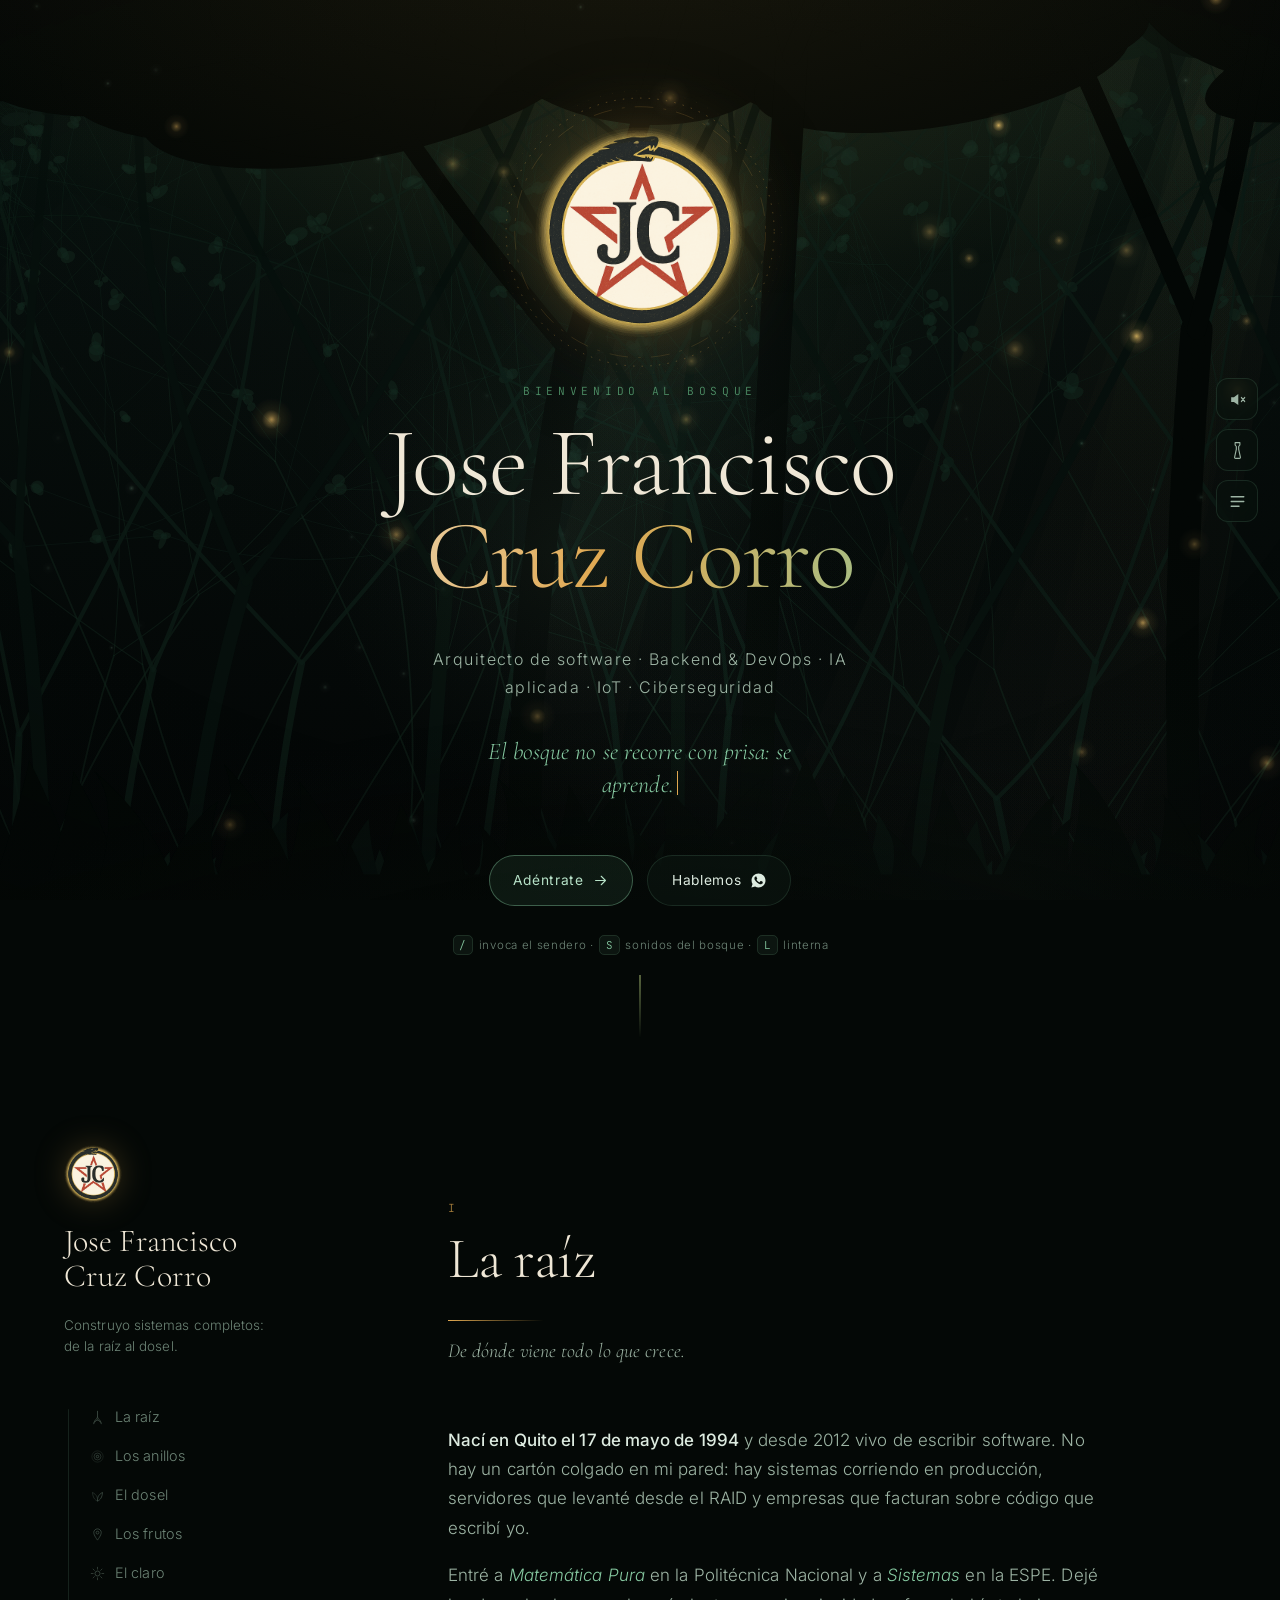
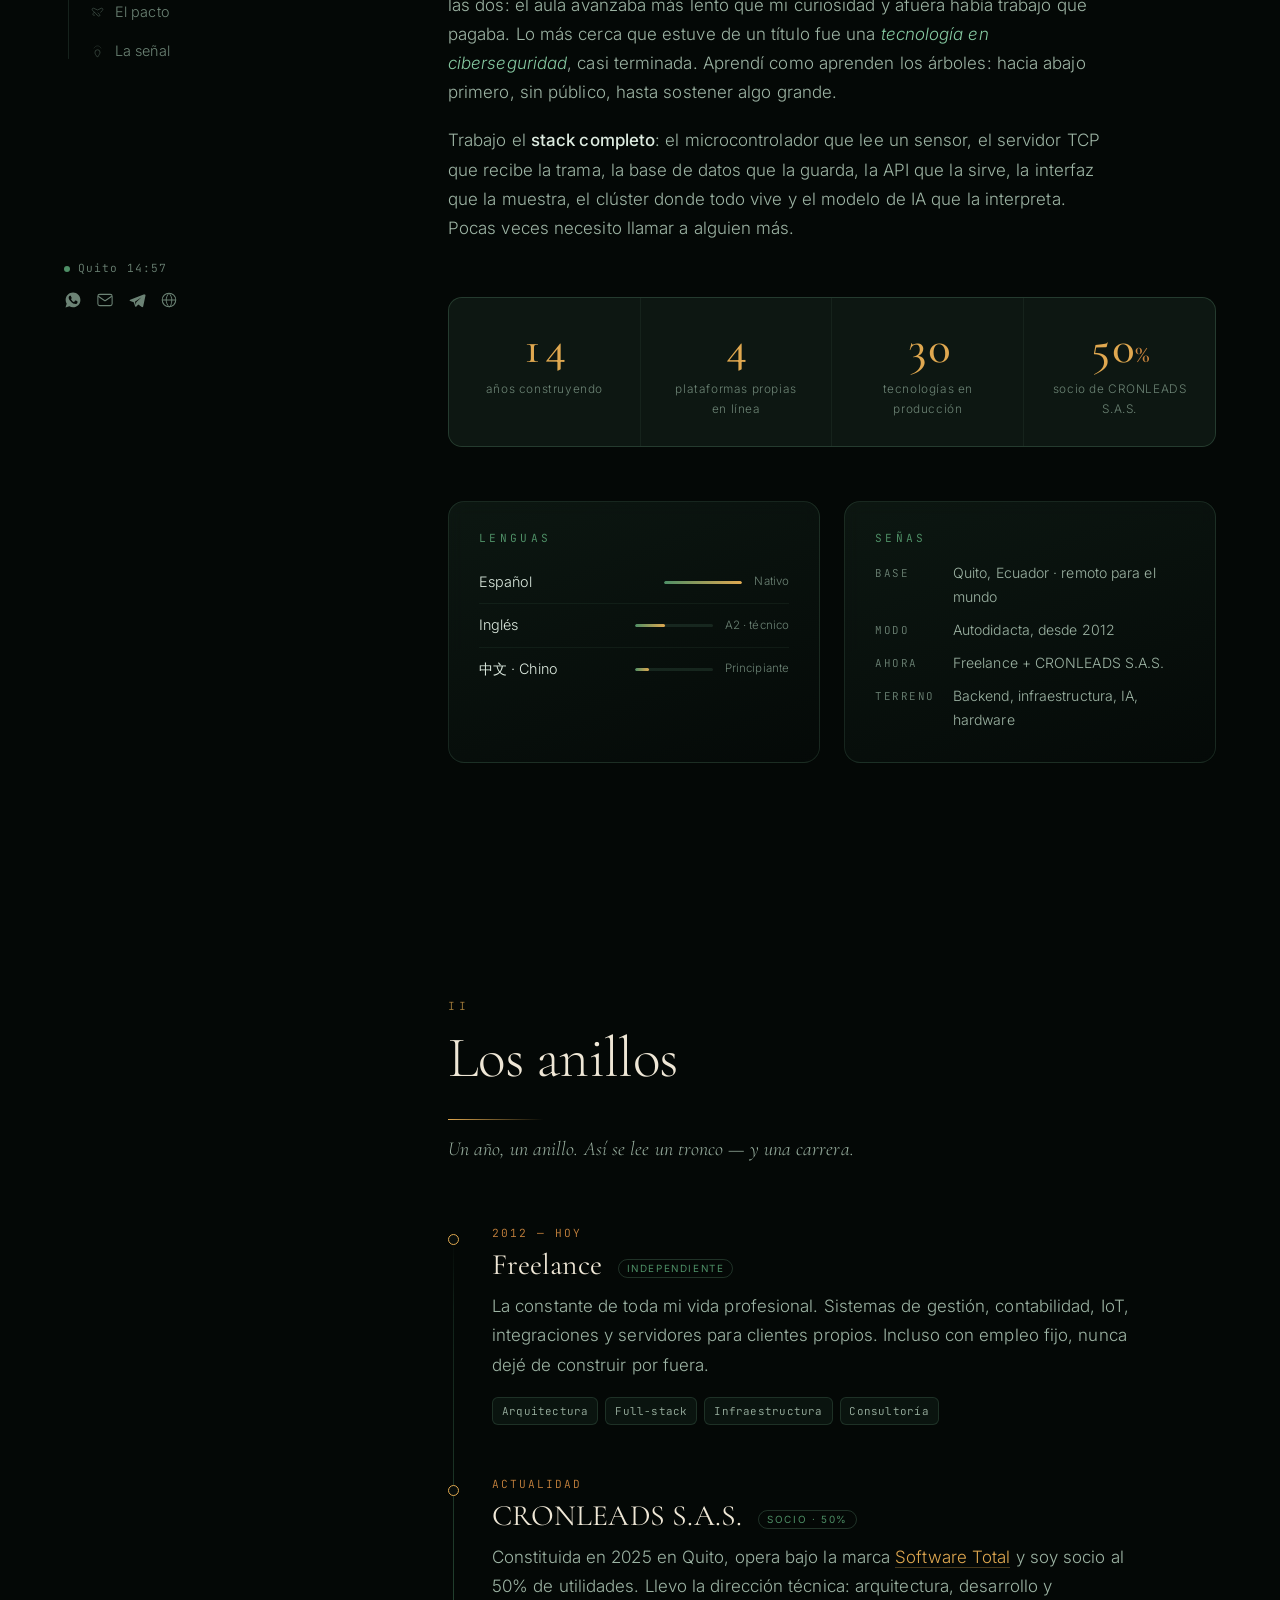
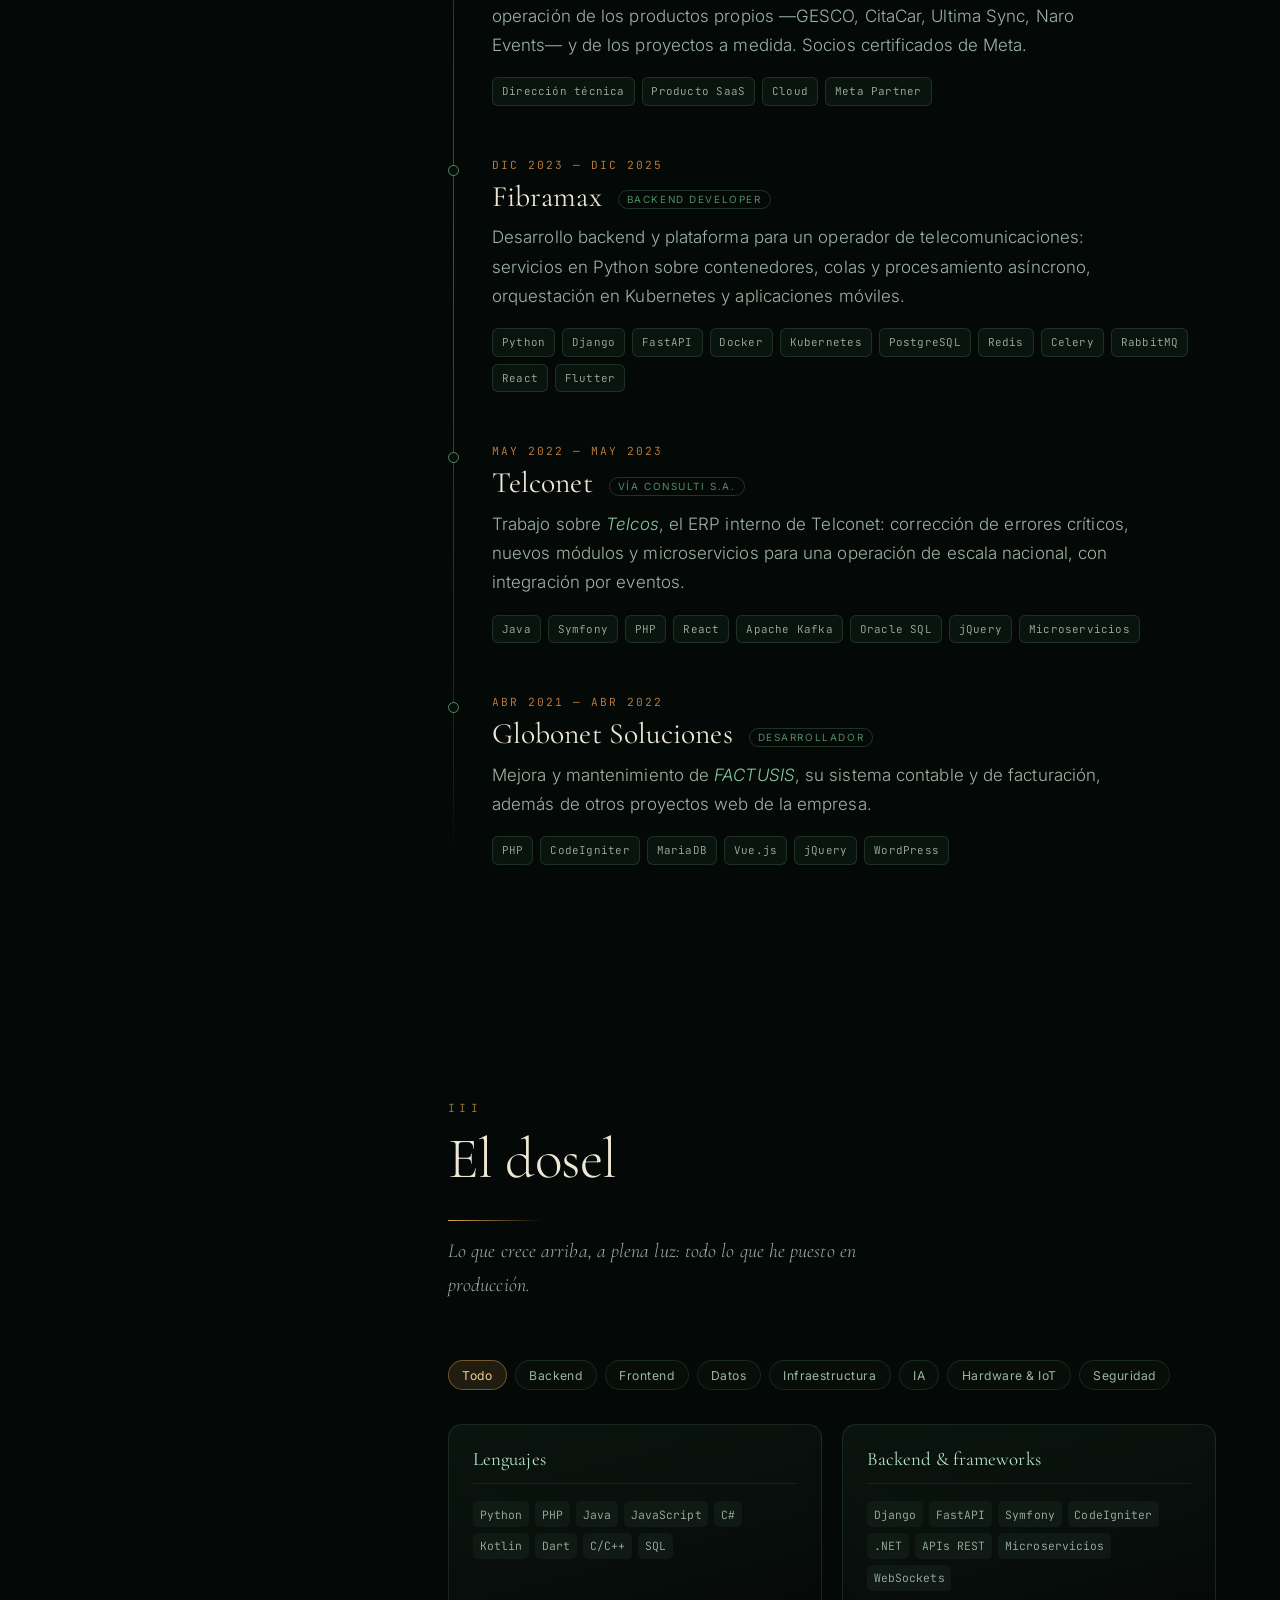
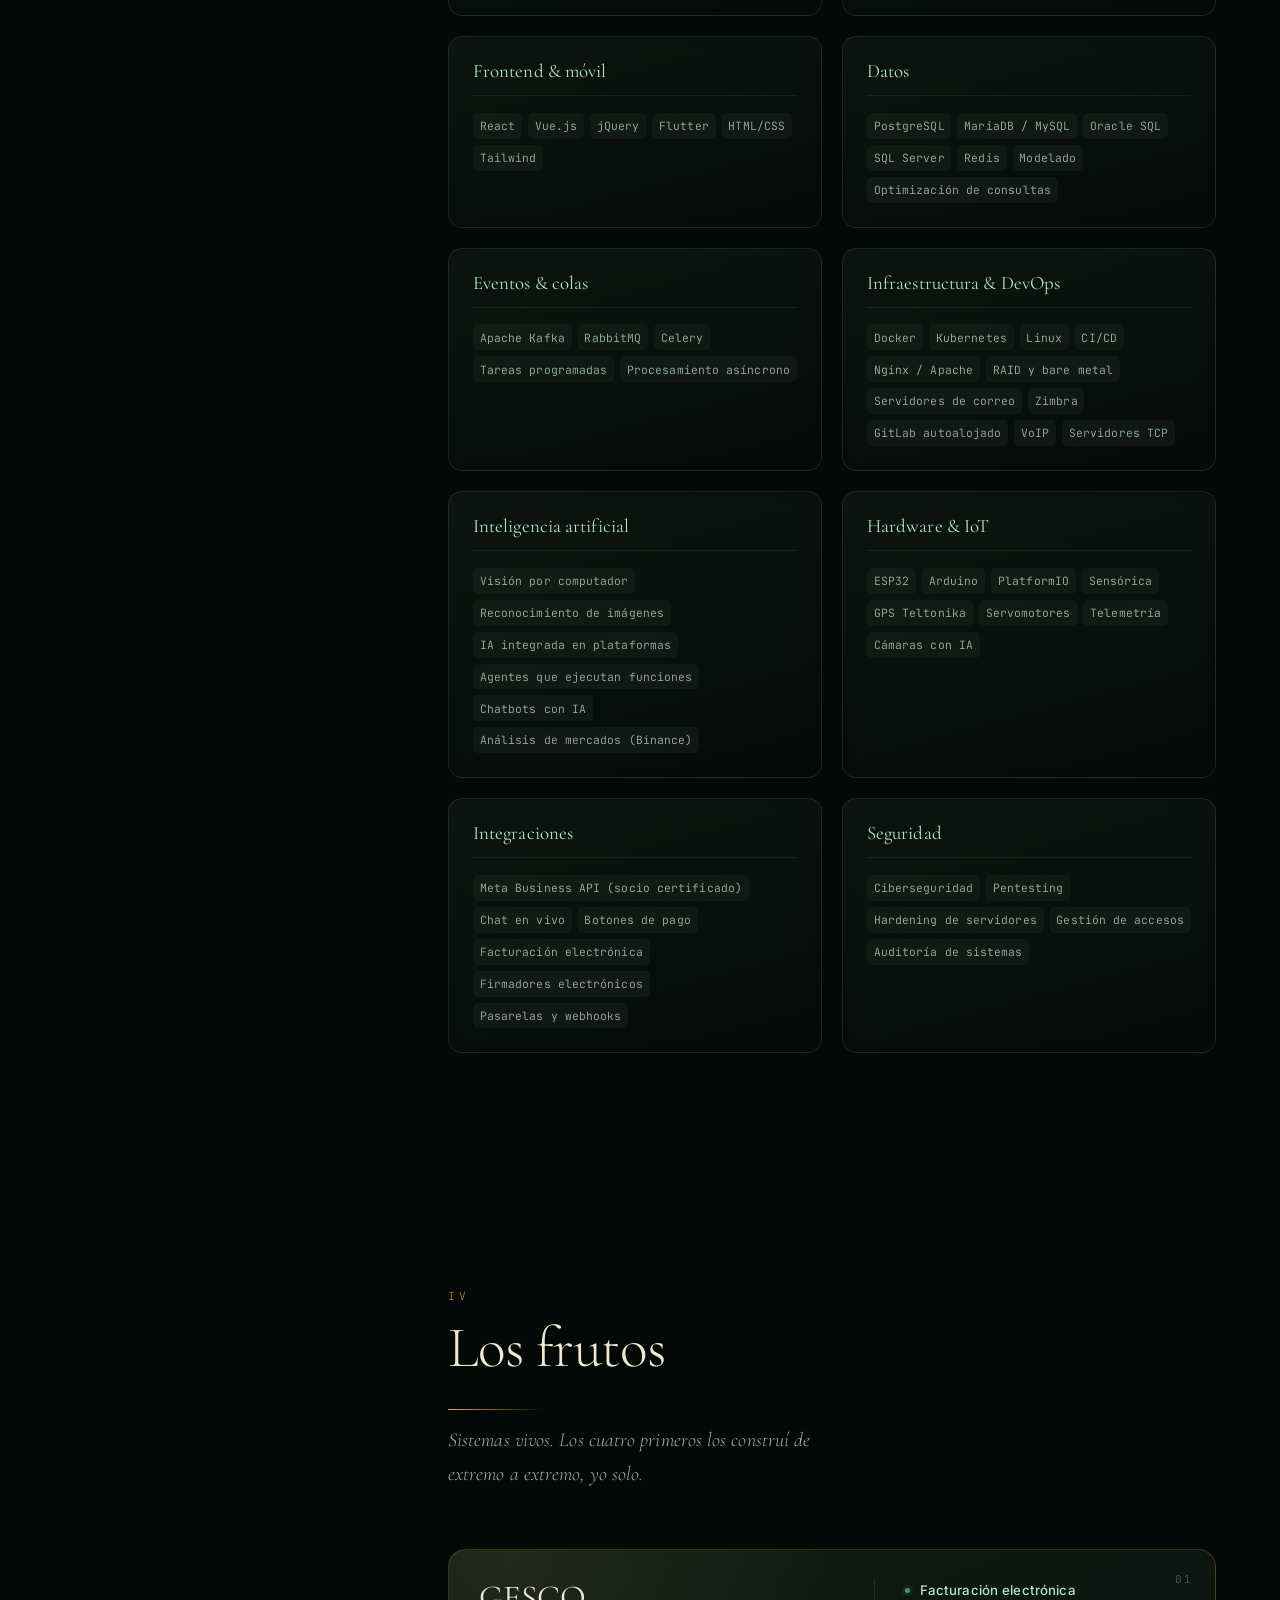
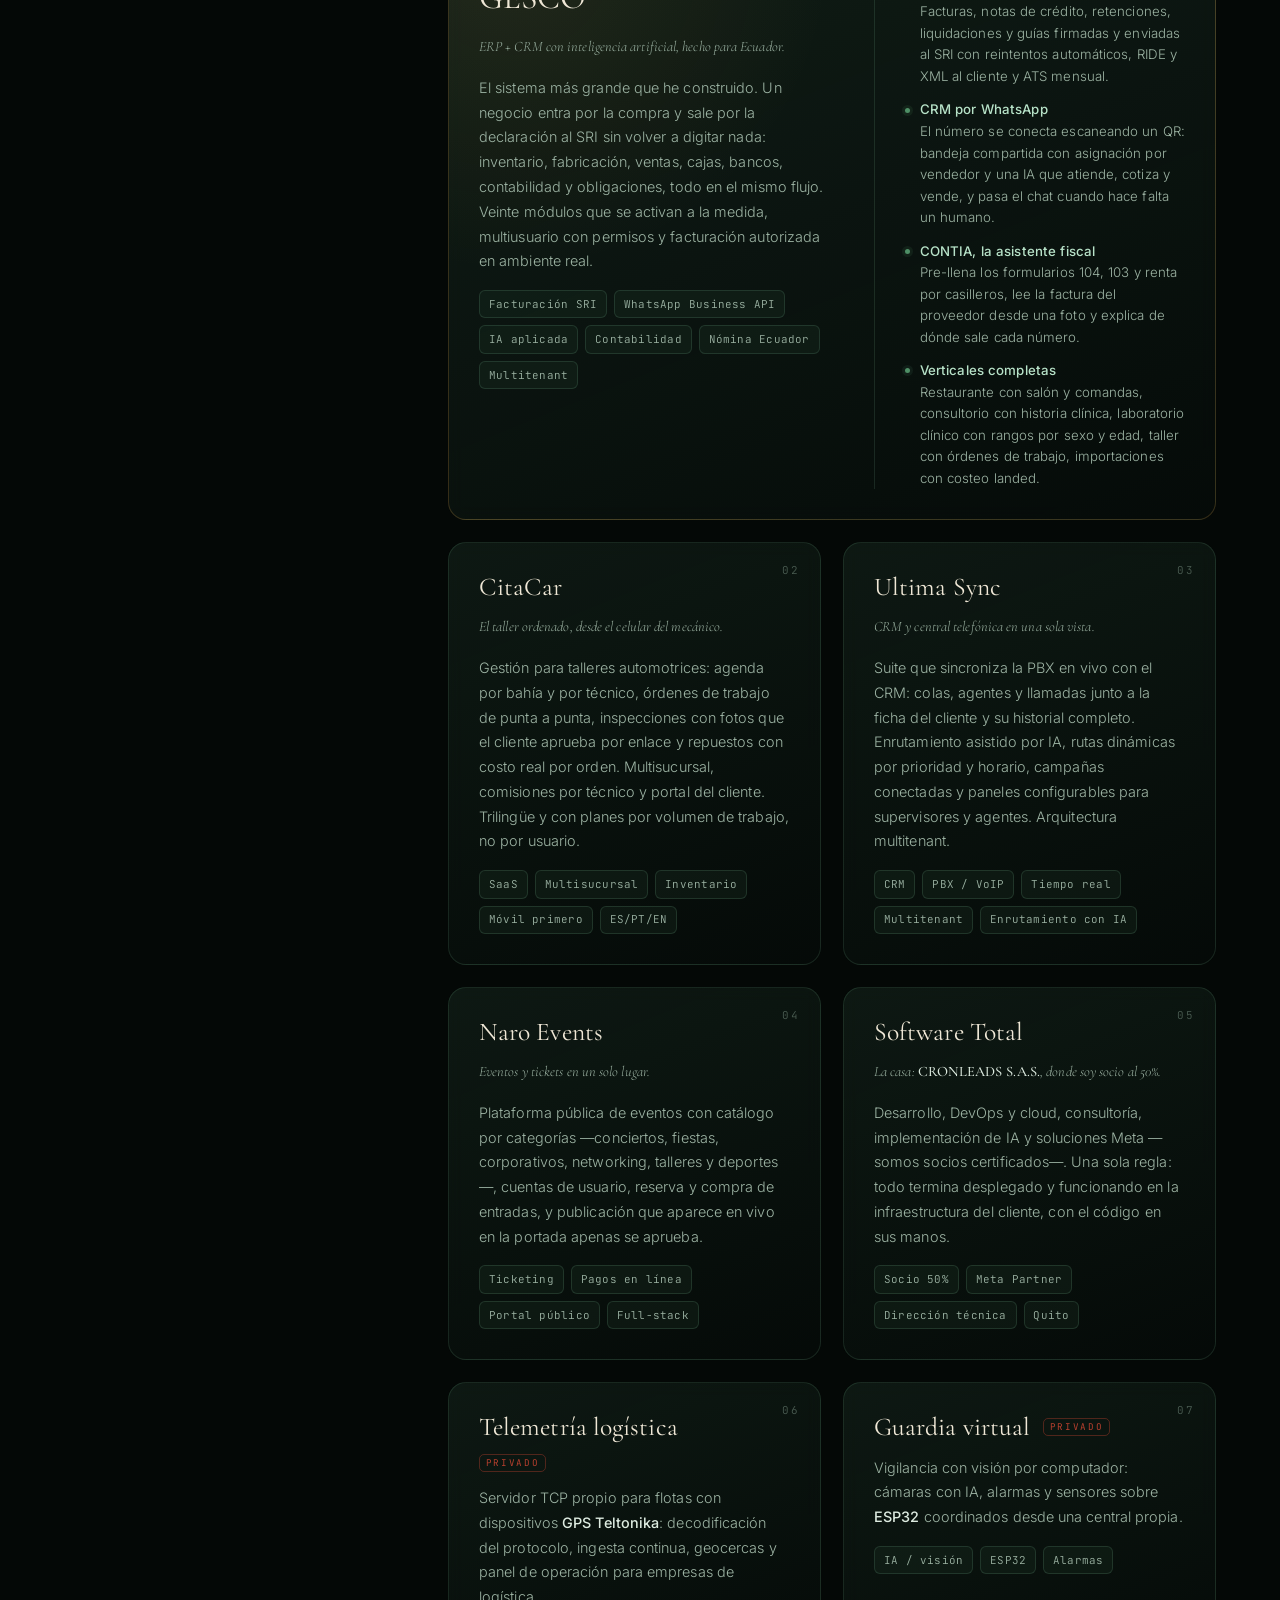
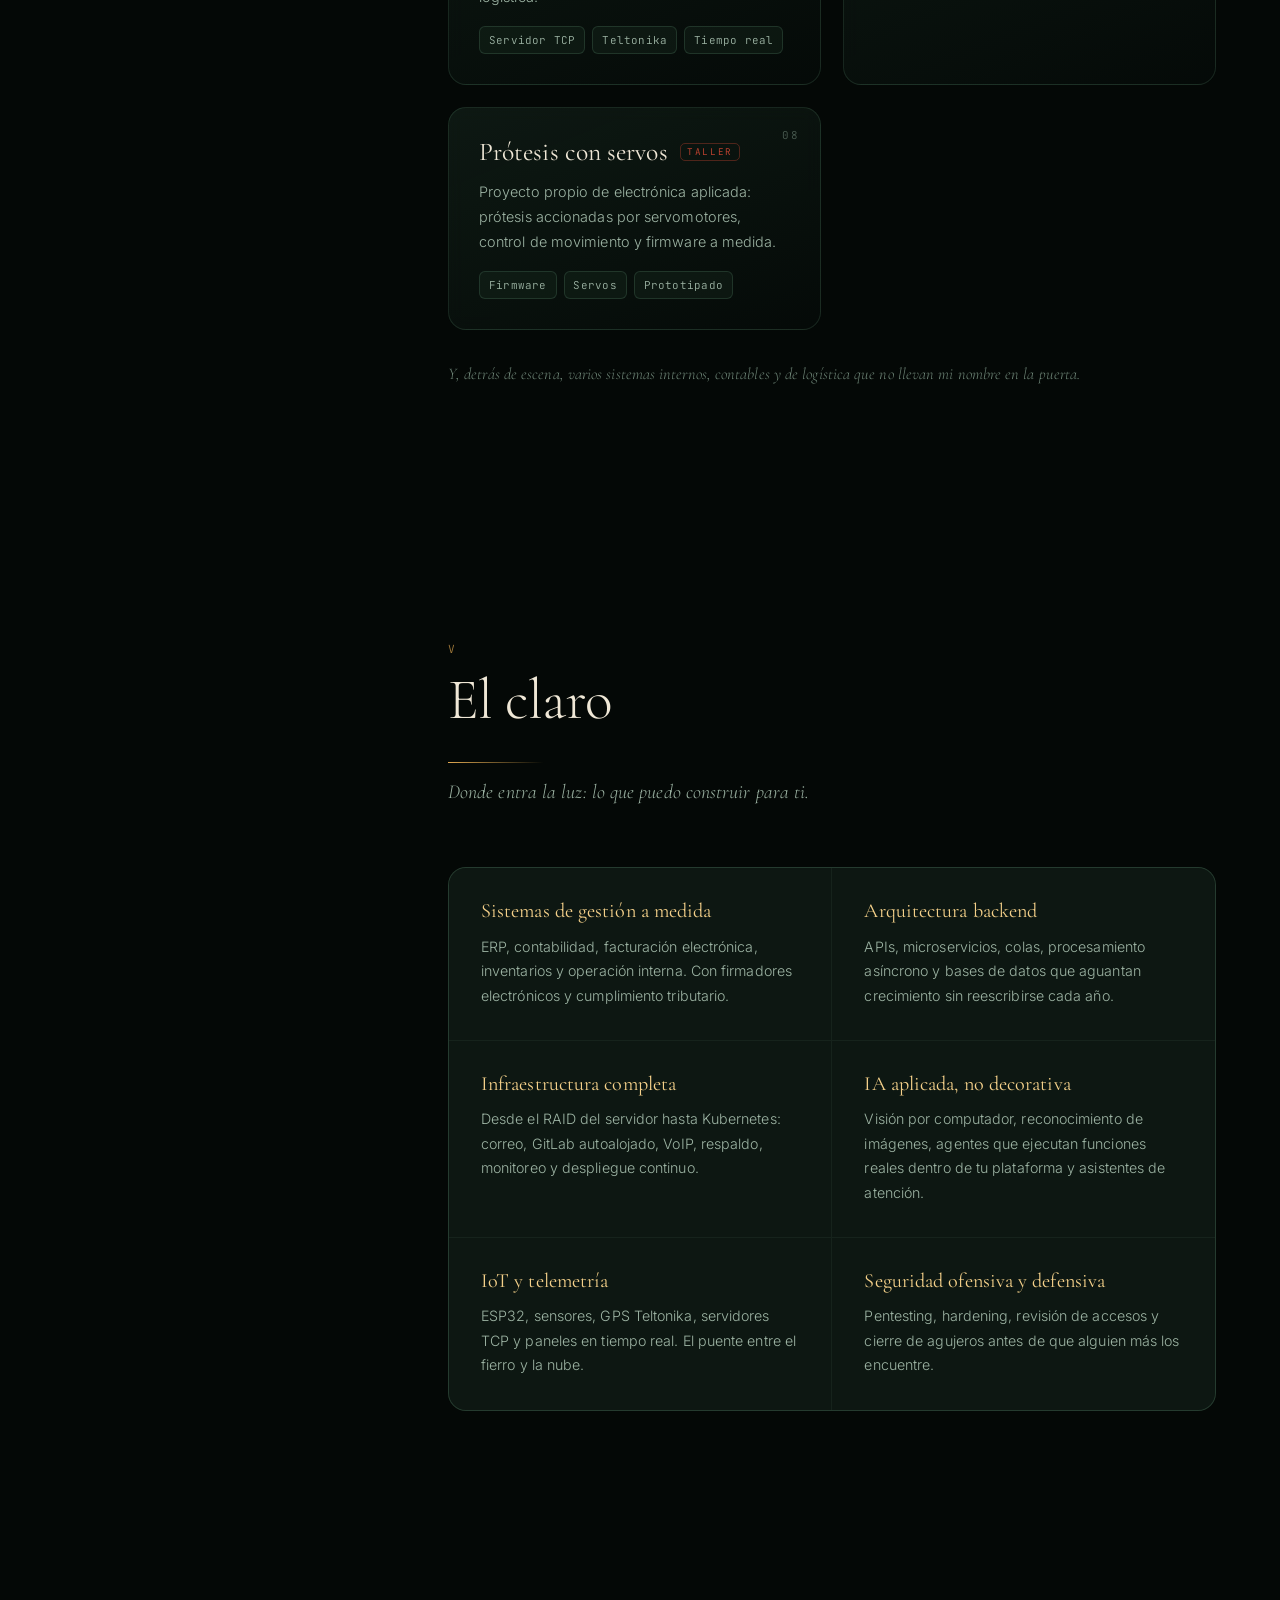
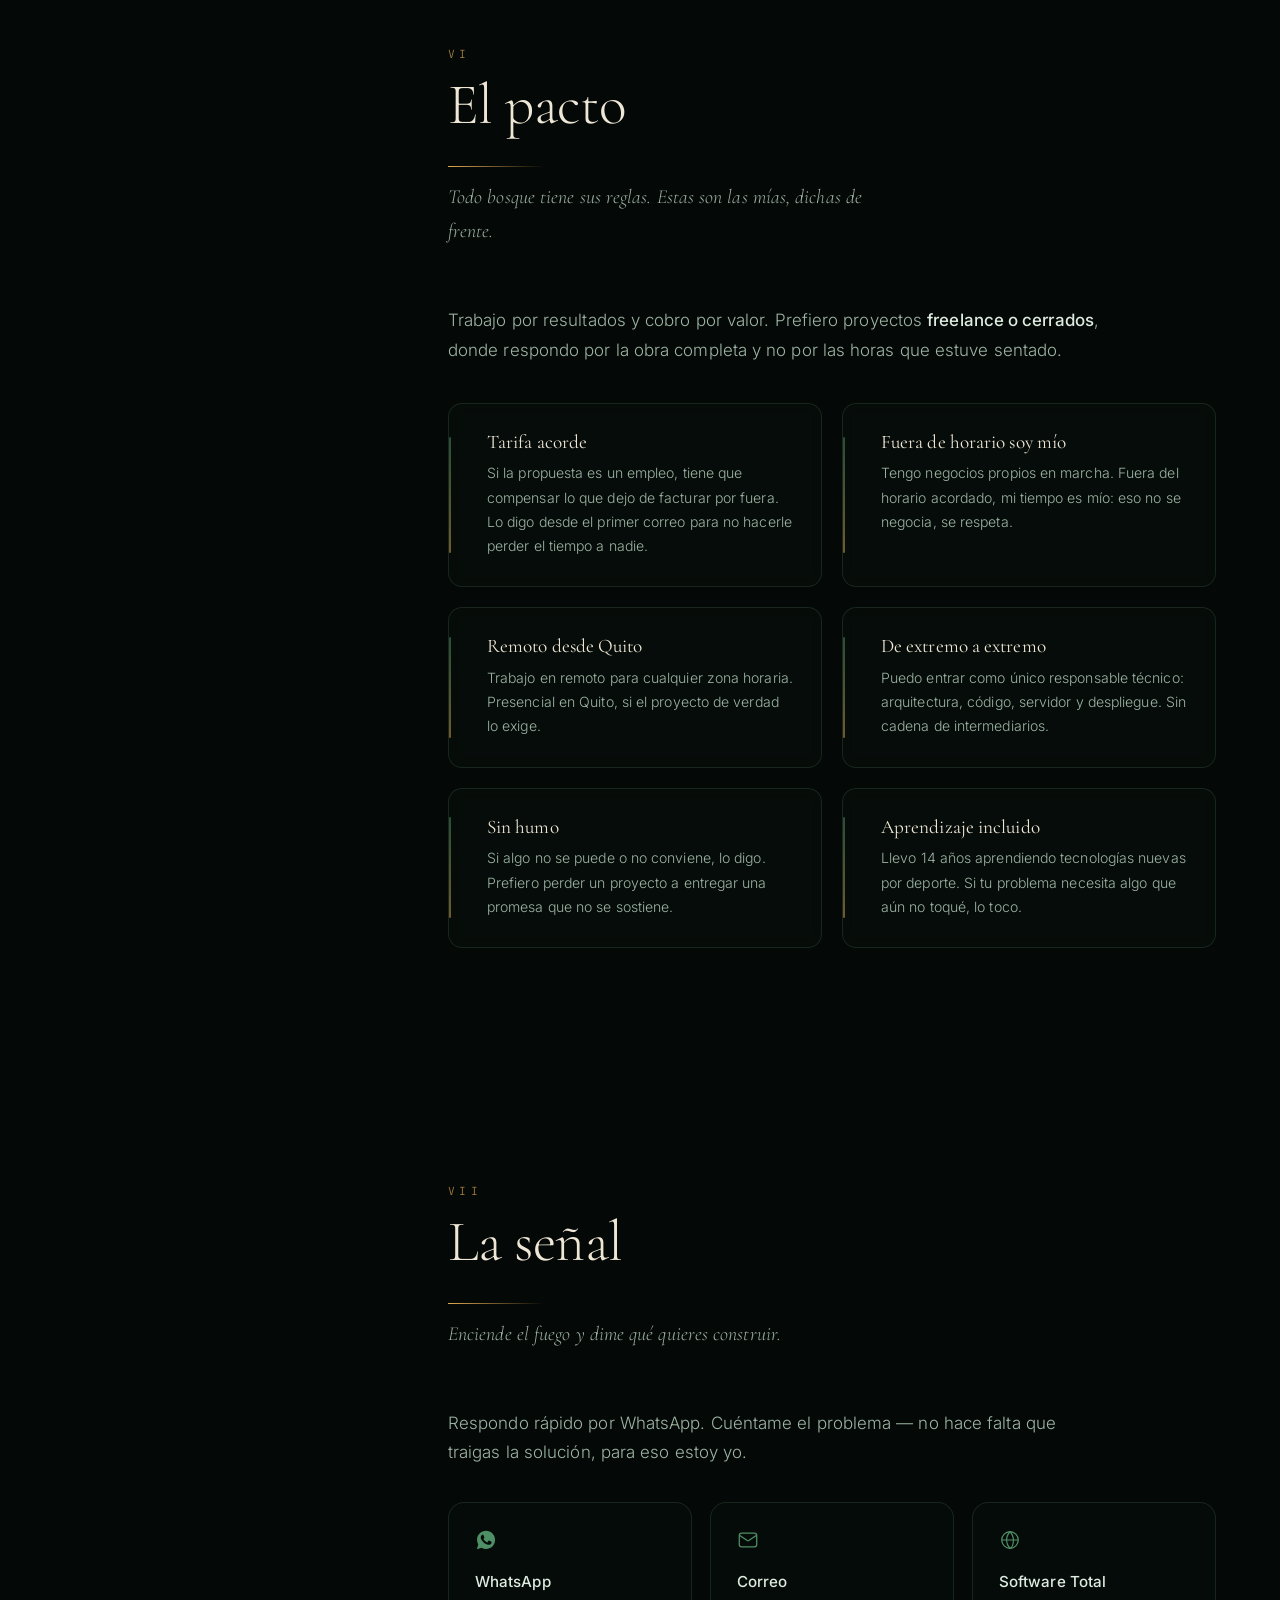
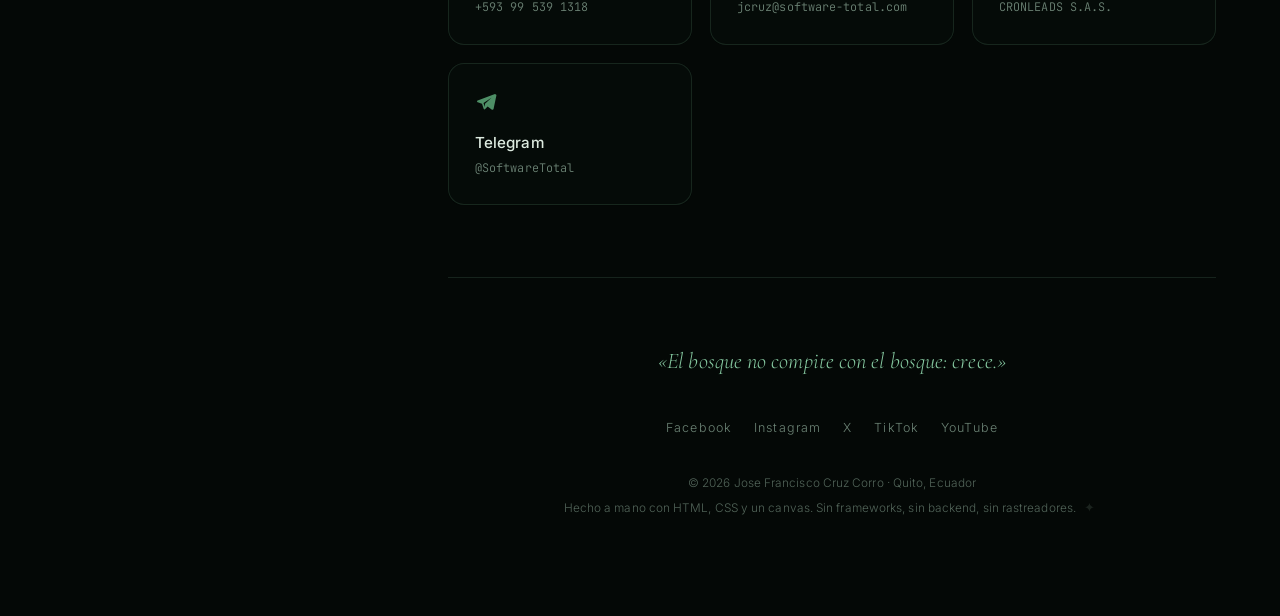
<file: index.html>
<!DOCTYPE html>
<html lang="es">
<head>
<meta charset="UTF-8">
<meta name="viewport" content="width=device-width, initial-scale=1, viewport-fit=cover">
<title>Jose Francisco Cruz Corro — Arquitecto de software, DevOps e IA</title>

<meta name="description" content="Jose Francisco Cruz Corro. Desarrollador autodidacta de Quito, Ecuador. Backend, DevOps, IA aplicada, IoT y ciberseguridad. Más de una década construyendo sistemas de extremo a extremo.">
<meta name="author" content="Jose Francisco Cruz Corro">
<meta name="theme-color" content="#060b09">
<link rel="canonical" href="https://josefranciscocruzcorro.github.io/">

<meta property="og:type" content="website">
<meta property="og:locale" content="es_EC">
<meta property="og:site_name" content="Jose Francisco Cruz Corro">
<meta property="og:title" content="Jose Francisco Cruz Corro — Arquitecto de software, DevOps e IA">
<meta property="og:description" content="Un bosque profundo de sistemas: backend, infraestructura, IA aplicada, IoT y ciberseguridad. Quito, Ecuador.">
<meta property="og:url" content="https://josefranciscocruzcorro.github.io/">
<meta property="og:image" content="https://josefranciscocruzcorro.github.io/assets/img/og-image.png">
<meta property="og:image:width" content="1200">
<meta property="og:image:height" content="630">
<meta name="twitter:card" content="summary_large_image">
<meta name="twitter:title" content="Jose Francisco Cruz Corro — Arquitecto de software, DevOps e IA">
<meta name="twitter:description" content="Un bosque profundo de sistemas: backend, infraestructura, IA aplicada, IoT y ciberseguridad.">
<meta name="twitter:image" content="https://josefranciscocruzcorro.github.io/assets/img/og-image.png">

<link rel="icon" href="favicon.ico" sizes="any">
<link rel="icon" href="assets/img/emblema-192.png" type="image/png">
<link rel="apple-touch-icon" href="assets/img/apple-touch-icon.png">

<link rel="preconnect" href="https://fonts.googleapis.com">
<link rel="preconnect" href="https://fonts.gstatic.com" crossorigin>
<link rel="preload" as="image" href="assets/img/emblema.png">
<link href="https://fonts.googleapis.com/css2?family=Cormorant+Garamond:ital,wght@0,300;0,500;0,600;1,300;1,500&family=Inter:wght@300;400;500;600&family=JetBrains+Mono:wght@400;500&display=swap" rel="stylesheet">
<link rel="stylesheet" href="assets/css/bosque.css">

<script type="application/ld+json">
{
  "@context": "https://schema.org",
  "@type": "Person",
  "name": "Jose Francisco Cruz Corro",
  "alternateName": "JC",
  "url": "https://josefranciscocruzcorro.github.io/",
  "image": "https://josefranciscocruzcorro.github.io/assets/img/emblema.png",
  "jobTitle": "Arquitecto de software · Backend & DevOps · IA aplicada",
  "birthDate": "1994-05-17",
  "nationality": "Ecuatoriana",
  "telephone": "+593995391318",
  "email": "jcruz@software-total.com",
  "knowsLanguage": ["es", "en", "zh"],
  "address": { "@type": "PostalAddress", "addressLocality": "Quito", "addressCountry": "EC" },
  "worksFor": { "@type": "Organization", "name": "CRONLEADS S.A.S.", "url": "https://software-total.com" },
  "knowsAbout": ["Python","Django","FastAPI","PHP","Symfony","Java","React","Kubernetes","Docker","PostgreSQL","Apache Kafka","Inteligencia artificial","IoT","ESP32","Ciberseguridad","Pentesting","DevOps"],
  "sameAs": [
    "https://software-total.com",
    "https://www.facebook.com/profile.php?id=61574821014389",
    "https://www.instagram.com/software2025total",
    "https://x.com/software2025t",
    "https://www.youtube.com/@SoftwareTotal2025"
  ]
}
</script>
</head>

<body>
<a class="saltar" href="#raiz">Saltar al contenido</a>

<canvas id="bosque" aria-hidden="true"></canvas>
<div class="atmosfera" aria-hidden="true"></div>
<div class="grano" aria-hidden="true"></div>
<div class="linterna" id="linterna" aria-hidden="true"></div>

<svg class="sprite" aria-hidden="true" focusable="false" xmlns="http://www.w3.org/2000/svg">
  <symbol id="g-raiz" viewBox="0 0 24 24"><path d="M12 2v9m0 0c0 3-3 4-4.5 6.5C6.3 19.5 6 21 6 22m6-11c0 3 3 4 4.5 6.5C17.7 19.5 18 21 18 22m-6-6c-1.6 1-3.4 1.4-4.8 3.6M12 16c1.6 1 3.4 1.4 4.8 3.6" fill="none" stroke="currentColor" stroke-width="1.4" stroke-linecap="round"/></symbol>
  <symbol id="g-anillos" viewBox="0 0 24 24"><circle cx="12" cy="12" r="2" fill="none" stroke="currentColor" stroke-width="1.4"/><circle cx="12" cy="12" r="5.5" fill="none" stroke="currentColor" stroke-width="1.2" opacity=".8"/><circle cx="12" cy="12" r="9" fill="none" stroke="currentColor" stroke-width="1" opacity=".55"/></symbol>
  <symbol id="g-dosel" viewBox="0 0 24 24"><path d="M12 21c0-6 1-10 8-14-.5 8-3.5 12-8 14Z" fill="none" stroke="currentColor" stroke-width="1.3" stroke-linejoin="round"/><path d="M12 21C12 15 11 11 4 7c.5 8 3.5 12 8 14Z" fill="none" stroke="currentColor" stroke-width="1.3" stroke-linejoin="round" opacity=".6"/></symbol>
  <symbol id="g-obras" viewBox="0 0 24 24"><path d="M12 3c3.3 0 6 2.5 6 5.8 0 4.4-6 12.2-6 12.2S6 13.2 6 8.8C6 5.5 8.7 3 12 3Z" fill="none" stroke="currentColor" stroke-width="1.3"/><circle cx="12" cy="9" r="2.3" fill="none" stroke="currentColor" stroke-width="1.3"/></symbol>
  <symbol id="g-claro" viewBox="0 0 24 24"><circle cx="12" cy="12" r="4" fill="none" stroke="currentColor" stroke-width="1.4"/><path d="M12 2v3M12 19v3M2 12h3M19 12h3M4.9 4.9 7 7M17 17l2.1 2.1M19.1 4.9 17 7M7 17l-2.1 2.1" stroke="currentColor" stroke-width="1.2" stroke-linecap="round"/></symbol>
  <symbol id="g-pacto" viewBox="0 0 24 24"><path d="M7 11.5 4 8.5C2.5 7 4 4.2 6 5.2L12 8l6-2.8c2-1 3.5 1.8 2 3.3l-3 3M7 11.5l3.5 3.5M7 11.5l-2 2.2c-1.3 1.5.6 3.8 2.2 2.7M10.5 15l2.6 2.6c1.4 1.4 3.6-.7 2.3-2.3L13 12.7" fill="none" stroke="currentColor" stroke-width="1.3" stroke-linecap="round" stroke-linejoin="round"/></symbol>
  <symbol id="g-senal" viewBox="0 0 24 24"><path d="M12 21c-2.5-3-4-5-4-7.5A4 4 0 0 1 16 13c0 2.5-1.5 4.5-4 8Z" fill="none" stroke="currentColor" stroke-width="1.3"/><path d="M6.5 6.5C7.8 4.4 9.8 3 12 3s4.2 1.4 5.5 3.5" fill="none" stroke="currentColor" stroke-width="1.2" stroke-linecap="round" opacity=".6"/></symbol>
  <symbol id="g-wsp" viewBox="0 0 24 24"><path d="M12.04 2C6.6 2 2.2 6.4 2.2 11.84c0 1.86.5 3.6 1.37 5.1L2 22l5.2-1.52a9.78 9.78 0 0 0 4.84 1.27h.01c5.43 0 9.84-4.4 9.84-9.84C21.9 6.4 17.48 2 12.04 2Zm5.76 13.9c-.24.68-1.4 1.3-1.94 1.35-.5.05-1.13.07-1.82-.11a16.6 16.6 0 0 1-1.65-.61c-2.9-1.25-4.8-4.17-4.95-4.37-.14-.2-1.18-1.57-1.18-3s.75-2.13 1.02-2.42c.27-.29.58-.36.78-.36l.56.01c.18.01.42-.7.66.5.24.58.82 2 .89 2.14.07.15.12.32.02.51-.1.2-.15.32-.29.49l-.44.51c-.15.14-.3.3-.13.6.17.29.76 1.25 1.63 2.03 1.12 1 2.06 1.3 2.35 1.45.29.15.46.12.63-.7.17-.2.72-.85.91-1.14.2-.29.39-.24.66-.14.27.1 1.7.8 1.99.95.29.14.48.22.55.34.07.12.07.7-.17 1.38Z" fill="currentColor"/></symbol>
  <symbol id="g-mail" viewBox="0 0 24 24"><rect x="2.5" y="4.5" width="19" height="15" rx="2.5" fill="none" stroke="currentColor" stroke-width="1.4"/><path d="m3 7 8.2 5.6a1.5 1.5 0 0 0 1.6 0L21 7" fill="none" stroke="currentColor" stroke-width="1.4"/></symbol>
  <symbol id="g-web" viewBox="0 0 24 24"><circle cx="12" cy="12" r="9" fill="none" stroke="currentColor" stroke-width="1.4"/><path d="M3 12h18M12 3c2.5 2.6 3.7 5.6 3.7 9S14.5 21.4 12 21c-2.5-2.6-3.7-5.6-3.7-9S9.5 5.6 12 3Z" fill="none" stroke="currentColor" stroke-width="1.3"/></symbol>
  <symbol id="g-tg" viewBox="0 0 24 24"><path d="M21.7 4.3 2.9 11.5c-.9.35-.87 1.63.04 1.94l4.7 1.6 1.8 5.4c.25.75 1.2.95 1.73.37l2.6-2.85 4.7 3.45c.66.48 1.6.12 1.77-.68l3.1-14.6c.2-.9-.7-1.65-1.54-1.33ZM9.3 14.3l8.7-5.9-7.1 6.7-.3 3.4-1.3-4.2Z" fill="currentColor"/></symbol>
  <symbol id="g-flecha" viewBox="0 0 24 24"><path d="M5 12h13m-5-6 6 6-6 6" fill="none" stroke="currentColor" stroke-width="1.5" stroke-linecap="round" stroke-linejoin="round"/></symbol>
  <symbol id="g-ext" viewBox="0 0 24 24"><path d="M14 4h6v6M20 4 11 13M18 14v5a1.6 1.6 0 0 1-1.6 1.6H5.6A1.6 1.6 0 0 1 4 19V8.2A1.6 1.6 0 0 1 5.6 6.6H10" fill="none" stroke="currentColor" stroke-width="1.5" stroke-linecap="round" stroke-linejoin="round"/></symbol>
</svg>

<!-- ═══════════════ EL UMBRAL ═══════════════ -->
<section class="portal" id="portal">
  <div class="portal__in">

    <div class="emblema" id="emblema" title="Toca el sello">
      <svg class="emblema__runas" viewBox="0 0 400 400" aria-hidden="true">
        <circle class="anillo anillo--1" cx="200" cy="200" r="186" fill="none" stroke="currentColor" stroke-width="1" stroke-dasharray="2 10"/>
        <circle class="anillo anillo--2" cx="200" cy="200" r="174" fill="none" stroke="currentColor" stroke-width=".7" stroke-dasharray="26 14 4 14"/>
        <circle class="anillo anillo--3" cx="200" cy="200" r="196" fill="none" stroke="currentColor" stroke-width=".6" stroke-dasharray="1 16"/>
      </svg>
      <img src="assets/img/emblema.png" width="560" height="560" alt="Sello personal de Jose Francisco Cruz Corro: un ouróboros que rodea una estrella de cinco puntas con el monograma JC" fetchpriority="high">
    </div>

    <p class="portal__sobre">Bienvenido al bosque</p>
    <h1 class="portal__nombre"><span>Jose Francisco</span><span>Cruz Corro</span></h1>
    <p class="portal__rol">Arquitecto de software · Backend &amp; DevOps · IA aplicada · IoT · Ciberseguridad</p>

    <p class="susurro" aria-live="polite"><span class="susurro__txt" id="susurro"></span><span class="susurro__cursor" aria-hidden="true"></span></p>

    <div class="portal__acciones">
      <a class="btn btn--savia" href="#raiz" data-scroll>Adéntrate<svg aria-hidden="true"><use href="#g-flecha"/></svg></a>
      <a class="btn" href="https://wa.me/593995391318?text=Hola%20Jose%2C%20vi%20tu%20sitio%20y%20quiero%20conversar%20un%20proyecto" target="_blank" rel="noopener">Hablemos<svg aria-hidden="true"><use href="#g-wsp"/></svg></a>
    </div>

    <p class="portal__pista">
      <kbd>/</kbd> invoca el sendero · <kbd>S</kbd> sonidos del bosque · <kbd>L</kbd> linterna
    </p>
  </div>

  <div class="portal__desc" aria-hidden="true"><span></span></div>
</section>

<!-- ═══════════════ MUNDO ═══════════════ -->
<div class="mundo">

  <aside class="rail">
    <div class="rail__in">
      <a class="rail__sello" href="#portal" data-scroll aria-label="Volver al umbral">
        <img src="assets/img/emblema-192.png" width="192" height="192" alt="">
      </a>
      <p class="rail__nombre">Jose Francisco<br>Cruz Corro</p>
      <p class="rail__rol">Construyo sistemas completos:<br>de la raíz al dosel.</p>

      <nav class="sendero" aria-label="Secciones">
        <span class="sendero__tallo" aria-hidden="true"><i id="savia"></i></span>
        <a href="#raiz"    data-scroll><svg aria-hidden="true"><use href="#g-raiz"/></svg><span>La raíz</span><em>origen</em></a>
        <a href="#anillos" data-scroll><svg aria-hidden="true"><use href="#g-anillos"/></svg><span>Los anillos</span><em>trayectoria</em></a>
        <a href="#dosel"   data-scroll><svg aria-hidden="true"><use href="#g-dosel"/></svg><span>El dosel</span><em>arsenal</em></a>
        <a href="#obras"   data-scroll><svg aria-hidden="true"><use href="#g-obras"/></svg><span>Los frutos</span><em>obras</em></a>
        <a href="#claro"   data-scroll><svg aria-hidden="true"><use href="#g-claro"/></svg><span>El claro</span><em>lo que construyo</em></a>
        <a href="#pacto"   data-scroll><svg aria-hidden="true"><use href="#g-pacto"/></svg><span>El pacto</span><em>cómo trabajo</em></a>
        <a href="#senal"   data-scroll><svg aria-hidden="true"><use href="#g-senal"/></svg><span>La señal</span><em>contacto</em></a>
      </nav>

      <div class="rail__pie">
        <p class="rail__reloj"><span class="punto" aria-hidden="true"></span> Quito <time id="reloj">—:—</time></p>
        <div class="rail__redes">
          <a href="https://wa.me/593995391318" target="_blank" rel="noopener" aria-label="WhatsApp"><svg aria-hidden="true"><use href="#g-wsp"/></svg></a>
          <a href="mailto:jcruz@software-total.com" aria-label="Correo"><svg aria-hidden="true"><use href="#g-mail"/></svg></a>
          <a href="https://t.me/SoftwareTotal" target="_blank" rel="noopener" aria-label="Telegram"><svg aria-hidden="true"><use href="#g-tg"/></svg></a>
          <a href="https://software-total.com" target="_blank" rel="noopener" aria-label="Software Total"><svg aria-hidden="true"><use href="#g-web"/></svg></a>
        </div>
      </div>
    </div>
  </aside>

  <main class="contenido" id="contenido">

    <!-- ── LA RAÍZ ── -->
    <section id="raiz" class="claro">
      <header class="claro__cab revelar">
        <span class="claro__num">I</span>
        <h2>La raíz</h2>
        <p class="claro__sub">De dónde viene todo lo que crece.</p>
      </header>

      <div class="prosa revelar">
        <p><strong>Nací en Quito el 17 de mayo de 1994</strong> y desde 2012 vivo de escribir software. No hay un cartón colgado en mi pared: hay sistemas corriendo en producción, servidores que levanté desde el RAID y empresas que facturan sobre código que escribí yo.</p>
        <p>Entré a <em>Matemática Pura</em> en la Politécnica Nacional y a <em>Sistemas</em> en la ESPE. Dejé las dos: el aula avanzaba más lento que mi curiosidad y afuera había trabajo que pagaba. Lo más cerca que estuve de un título fue una <em>tecnología en ciberseguridad</em>, casi terminada. Aprendí como aprenden los árboles: hacia abajo primero, sin público, hasta sostener algo grande.</p>
        <p>Trabajo el <strong>stack completo</strong>: el microcontrolador que lee un sensor, el servidor TCP que recibe la trama, la base de datos que la guarda, la API que la sirve, la interfaz que la muestra, el clúster donde todo vive y el modelo de IA que la interpreta. Pocas veces necesito llamar a alguien más.</p>
      </div>

      <ul class="cifras revelar">
        <li><b data-contador="14" id="anios-exp">14</b><span>años construyendo</span></li>
        <li><b data-contador="4">4</b><span>plataformas propias en línea</span></li>
        <li><b data-contador="30">30</b><span>tecnologías en producción</span></li>
        <li><b>50<i>%</i></b><span>socio de CRONLEADS S.A.S.</span></li>
      </ul>

      <div class="dos-col">
        <div class="tarjeta revelar">
          <h3 class="tarjeta__tit">Lenguas</h3>
          <ul class="lenguas">
            <li><span>Español</span><i class="barra" style="--n:1"><b></b></i><em>Nativo</em></li>
            <li><span>Inglés</span><i class="barra" style="--n:.38"><b></b></i><em>A2 · técnico</em></li>
            <li><span>中文 · Chino</span><i class="barra" style="--n:.18"><b></b></i><em>Principiante</em></li>
          </ul>
        </div>
        <div class="tarjeta revelar">
          <h3 class="tarjeta__tit">Señas</h3>
          <dl class="senas">
            <dt>Base</dt><dd>Quito, Ecuador · remoto para el mundo</dd>
            <dt>Modo</dt><dd>Autodidacta, desde 2012</dd>
            <dt>Ahora</dt><dd>Freelance + CRONLEADS S.A.S.</dd>
            <dt>Terreno</dt><dd>Backend, infraestructura, IA, hardware</dd>
          </dl>
        </div>
      </div>
    </section>

    <!-- ── LOS ANILLOS ── -->
    <section id="anillos" class="claro">
      <header class="claro__cab revelar">
        <span class="claro__num">II</span>
        <h2>Los anillos</h2>
        <p class="claro__sub">Un año, un anillo. Así se lee un tronco — y una carrera.</p>
      </header>

      <ol class="tronco">
        <li class="anillo-i revelar" data-tipo="propio">
          <span class="anillo-i__nodo" aria-hidden="true"></span>
          <p class="anillo-i__t">2012 — hoy</p>
          <h3>Freelance <small>independiente</small></h3>
          <p class="anillo-i__d">La constante de toda mi vida profesional. Sistemas de gestión, contabilidad, IoT, integraciones y servidores para clientes propios. Incluso con empleo fijo, nunca dejé de construir por fuera.</p>
          <ul class="tags"><li>Arquitectura</li><li>Full-stack</li><li>Infraestructura</li><li>Consultoría</li></ul>
        </li>

        <li class="anillo-i revelar" data-tipo="socio">
          <span class="anillo-i__nodo" aria-hidden="true"></span>
          <p class="anillo-i__t">Actualidad</p>
          <h3>CRONLEADS S.A.S. <small>socio · 50%</small></h3>
          <p class="anillo-i__d">Constituida en 2025 en Quito, opera bajo la marca <a href="https://software-total.com" target="_blank" rel="noopener">Software Total</a> y soy socio al 50% de utilidades. Llevo la dirección técnica: arquitectura, desarrollo y operación de los productos propios —GESCO, CitaCar, Ultima Sync, Naro Events— y de los proyectos a medida. Socios certificados de Meta.</p>
          <ul class="tags"><li>Dirección técnica</li><li>Producto SaaS</li><li>Cloud</li><li>Meta Partner</li></ul>
        </li>

        <li class="anillo-i revelar" data-tipo="fijo">
          <span class="anillo-i__nodo" aria-hidden="true"></span>
          <p class="anillo-i__t">dic 2023 — dic 2025</p>
          <h3>Fibramax <small>Backend Developer</small></h3>
          <p class="anillo-i__d">Desarrollo backend y plataforma para un operador de telecomunicaciones: servicios en Python sobre contenedores, colas y procesamiento asíncrono, orquestación en Kubernetes y aplicaciones móviles.</p>
          <ul class="tags"><li>Python</li><li>Django</li><li>FastAPI</li><li>Docker</li><li>Kubernetes</li><li>PostgreSQL</li><li>Redis</li><li>Celery</li><li>RabbitMQ</li><li>React</li><li>Flutter</li></ul>
        </li>

        <li class="anillo-i revelar" data-tipo="fijo">
          <span class="anillo-i__nodo" aria-hidden="true"></span>
          <p class="anillo-i__t">may 2022 — may 2023</p>
          <h3>Telconet <small>vía CONSULTI S.A.</small></h3>
          <p class="anillo-i__d">Trabajo sobre <em>Telcos</em>, el ERP interno de Telconet: corrección de errores críticos, nuevos módulos y microservicios para una operación de escala nacional, con integración por eventos.</p>
          <ul class="tags"><li>Java</li><li>Symfony</li><li>PHP</li><li>React</li><li>Apache Kafka</li><li>Oracle SQL</li><li>jQuery</li><li>Microservicios</li></ul>
        </li>

        <li class="anillo-i revelar" data-tipo="fijo">
          <span class="anillo-i__nodo" aria-hidden="true"></span>
          <p class="anillo-i__t">abr 2021 — abr 2022</p>
          <h3>Globonet Soluciones <small>Desarrollador</small></h3>
          <p class="anillo-i__d">Mejora y mantenimiento de <em>FACTUSIS</em>, su sistema contable y de facturación, además de otros proyectos web de la empresa.</p>
          <ul class="tags"><li>PHP</li><li>CodeIgniter</li><li>MariaDB</li><li>Vue.js</li><li>jQuery</li><li>WordPress</li></ul>
        </li>
      </ol>
    </section>

    <!-- ── EL DOSEL ── -->
    <section id="dosel" class="claro">
      <header class="claro__cab revelar">
        <span class="claro__num">III</span>
        <h2>El dosel</h2>
        <p class="claro__sub">Lo que crece arriba, a plena luz: todo lo que he puesto en producción.</p>
      </header>

      <div class="filtros revelar" role="group" aria-label="Filtrar tecnologías">
        <button class="chip is-on" data-filtro="todo">Todo</button>
        <button class="chip" data-filtro="backend">Backend</button>
        <button class="chip" data-filtro="frontend">Frontend</button>
        <button class="chip" data-filtro="datos">Datos</button>
        <button class="chip" data-filtro="infra">Infraestructura</button>
        <button class="chip" data-filtro="ia">IA</button>
        <button class="chip" data-filtro="hardware">Hardware &amp; IoT</button>
        <button class="chip" data-filtro="seguridad">Seguridad</button>
      </div>

      <div class="hojas" id="hojas">
        <div class="hoja revelar" data-cat="backend">
          <h3>Lenguajes</h3>
          <ul><li>Python</li><li>PHP</li><li>Java</li><li>JavaScript</li><li>C#</li><li>Kotlin</li><li>Dart</li><li>C/C++</li><li>SQL</li></ul>
        </div>
        <div class="hoja revelar" data-cat="backend">
          <h3>Backend &amp; frameworks</h3>
          <ul><li>Django</li><li>FastAPI</li><li>Symfony</li><li>CodeIgniter</li><li>.NET</li><li>APIs REST</li><li>Microservicios</li><li>WebSockets</li></ul>
        </div>
        <div class="hoja revelar" data-cat="frontend">
          <h3>Frontend &amp; móvil</h3>
          <ul><li>React</li><li>Vue.js</li><li>jQuery</li><li>Flutter</li><li>HTML/CSS</li><li>Tailwind</li></ul>
        </div>
        <div class="hoja revelar" data-cat="datos">
          <h3>Datos</h3>
          <ul><li>PostgreSQL</li><li>MariaDB / MySQL</li><li>Oracle SQL</li><li>SQL Server</li><li>Redis</li><li>Modelado</li><li>Optimización de consultas</li></ul>
        </div>
        <div class="hoja revelar" data-cat="datos">
          <h3>Eventos &amp; colas</h3>
          <ul><li>Apache Kafka</li><li>RabbitMQ</li><li>Celery</li><li>Tareas programadas</li><li>Procesamiento asíncrono</li></ul>
        </div>
        <div class="hoja revelar" data-cat="infra">
          <h3>Infraestructura &amp; DevOps</h3>
          <ul><li>Docker</li><li>Kubernetes</li><li>Linux</li><li>CI/CD</li><li>Nginx / Apache</li><li>RAID y bare metal</li><li>Servidores de correo</li><li>Zimbra</li><li>GitLab autoalojado</li><li>VoIP</li><li>Servidores TCP</li></ul>
        </div>
        <div class="hoja revelar" data-cat="ia">
          <h3>Inteligencia artificial</h3>
          <ul><li>Visión por computador</li><li>Reconocimiento de imágenes</li><li>IA integrada en plataformas</li><li>Agentes que ejecutan funciones</li><li>Chatbots con IA</li><li>Análisis de mercados (Binance)</li></ul>
        </div>
        <div class="hoja revelar" data-cat="hardware">
          <h3>Hardware &amp; IoT</h3>
          <ul><li>ESP32</li><li>Arduino</li><li>PlatformIO</li><li>Sensórica</li><li>GPS Teltonika</li><li>Servomotores</li><li>Telemetría</li><li>Cámaras con IA</li></ul>
        </div>
        <div class="hoja revelar" data-cat="backend">
          <h3>Integraciones</h3>
          <ul><li>Meta Business API (socio certificado)</li><li>Chat en vivo</li><li>Botones de pago</li><li>Facturación electrónica</li><li>Firmadores electrónicos</li><li>Pasarelas y webhooks</li></ul>
        </div>
        <div class="hoja revelar" data-cat="seguridad">
          <h3>Seguridad</h3>
          <ul><li>Ciberseguridad</li><li>Pentesting</li><li>Hardening de servidores</li><li>Gestión de accesos</li><li>Auditoría de sistemas</li></ul>
        </div>
      </div>
    </section>

    <!-- ── LOS FRUTOS ── -->
    <section id="obras" class="claro">
      <header class="claro__cab revelar">
        <span class="claro__num">IV</span>
        <h2>Los frutos</h2>
        <p class="claro__sub">Sistemas vivos. Los cuatro primeros los construí de extremo a extremo, yo solo.</p>
      </header>

      <div class="frutos">
        <a class="fruto fruto--faro revelar" href="https://gesco.ec" target="_blank" rel="noopener" data-tilt>
          <span class="fruto__marca">01</span>
          <div class="fruto__cuerpo">
            <h3>GESCO <svg aria-hidden="true"><use href="#g-ext"/></svg></h3>
            <p class="fruto__lema">ERP + CRM con inteligencia artificial, hecho para Ecuador.</p>
            <p>El sistema más grande que he construido. Un negocio entra por la compra y sale por la declaración al SRI sin volver a digitar nada: inventario, fabricación, ventas, cajas, bancos, contabilidad y obligaciones, todo en el mismo flujo. Veinte módulos que se activan a la medida, multiusuario con permisos y facturación autorizada en ambiente real.</p>
            <ul class="tags"><li>Facturación SRI</li><li>WhatsApp Business API</li><li>IA aplicada</li><li>Contabilidad</li><li>Nómina Ecuador</li><li>Multitenant</li></ul>
          </div>
          <ul class="fruto__hitos">
            <li><b>Facturación electrónica</b> Facturas, notas de crédito, retenciones, liquidaciones y guías firmadas y enviadas al SRI con reintentos automáticos, RIDE y XML al cliente y ATS mensual.</li>
            <li><b>CRM por WhatsApp</b> El número se conecta escaneando un QR: bandeja compartida con asignación por vendedor y una IA que atiende, cotiza y vende, y pasa el chat cuando hace falta un humano.</li>
            <li><b>CONTIA, la asistente fiscal</b> Pre-llena los formularios 104, 103 y renta por casilleros, lee la factura del proveedor desde una foto y explica de dónde sale cada número.</li>
            <li><b>Verticales completas</b> Restaurante con salón y comandas, consultorio con historia clínica, laboratorio clínico con rangos por sexo y edad, taller con órdenes de trabajo, importaciones con costeo landed.</li>
          </ul>
        </a>

        <a class="fruto revelar" href="https://citacar.com" target="_blank" rel="noopener" data-tilt>
          <span class="fruto__marca">02</span>
          <h3>CitaCar <svg aria-hidden="true"><use href="#g-ext"/></svg></h3>
          <p class="fruto__lema">El taller ordenado, desde el celular del mecánico.</p>
          <p>Gestión para talleres automotrices: agenda por bahía y por técnico, órdenes de trabajo de punta a punta, inspecciones con fotos que el cliente aprueba por enlace y repuestos con costo real por orden. Multisucursal, comisiones por técnico y portal del cliente. Trilingüe y con planes por volumen de trabajo, no por usuario.</p>
          <ul class="tags"><li>SaaS</li><li>Multisucursal</li><li>Inventario</li><li>Móvil primero</li><li>ES/PT/EN</li></ul>
        </a>

        <a class="fruto revelar" href="https://ultimasync.com" target="_blank" rel="noopener" data-tilt>
          <span class="fruto__marca">03</span>
          <h3>Ultima Sync <svg aria-hidden="true"><use href="#g-ext"/></svg></h3>
          <p class="fruto__lema">CRM y central telefónica en una sola vista.</p>
          <p>Suite que sincroniza la PBX en vivo con el CRM: colas, agentes y llamadas junto a la ficha del cliente y su historial completo. Enrutamiento asistido por IA, rutas dinámicas por prioridad y horario, campañas conectadas y paneles configurables para supervisores y agentes. Arquitectura multitenant.</p>
          <ul class="tags"><li>CRM</li><li>PBX / VoIP</li><li>Tiempo real</li><li>Multitenant</li><li>Enrutamiento con IA</li></ul>
        </a>

        <a class="fruto revelar" href="https://naroevents.com" target="_blank" rel="noopener" data-tilt>
          <span class="fruto__marca">04</span>
          <h3>Naro Events <svg aria-hidden="true"><use href="#g-ext"/></svg></h3>
          <p class="fruto__lema">Eventos y tickets en un solo lugar.</p>
          <p>Plataforma pública de eventos con catálogo por categorías —conciertos, fiestas, corporativos, networking, talleres y deportes—, cuentas de usuario, reserva y compra de entradas, y publicación que aparece en vivo en la portada apenas se aprueba.</p>
          <ul class="tags"><li>Ticketing</li><li>Pagos en línea</li><li>Portal público</li><li>Full-stack</li></ul>
        </a>

        <a class="fruto revelar" href="https://software-total.com" target="_blank" rel="noopener" data-tilt>
          <span class="fruto__marca">05</span>
          <h3>Software Total <svg aria-hidden="true"><use href="#g-ext"/></svg></h3>
          <p class="fruto__lema">La casa: <strong>CRONLEADS S.A.S.</strong>, donde soy socio al 50%.</p>
          <p>Desarrollo, DevOps y cloud, consultoría, implementación de IA y soluciones Meta —somos socios certificados—. Una sola regla: todo termina desplegado y funcionando en la infraestructura del cliente, con el código en sus manos.</p>
          <ul class="tags"><li>Socio 50%</li><li>Meta Partner</li><li>Dirección técnica</li><li>Quito</li></ul>
        </a>

        <div class="fruto fruto--cerrado revelar" data-tilt>
          <span class="fruto__marca">06</span>
          <h3>Telemetría logística <em class="sello">privado</em></h3>
          <p>Servidor TCP propio para flotas con dispositivos <strong>GPS Teltonika</strong>: decodificación del protocolo, ingesta continua, geocercas y panel de operación para empresas de logística.</p>
          <ul class="tags"><li>Servidor TCP</li><li>Teltonika</li><li>Tiempo real</li></ul>
        </div>

        <div class="fruto fruto--cerrado revelar" data-tilt>
          <span class="fruto__marca">07</span>
          <h3>Guardia virtual <em class="sello">privado</em></h3>
          <p>Vigilancia con visión por computador: cámaras con IA, alarmas y sensores sobre <strong>ESP32</strong> coordinados desde una central propia.</p>
          <ul class="tags"><li>IA / visión</li><li>ESP32</li><li>Alarmas</li></ul>
        </div>

        <div class="fruto fruto--cerrado revelar" data-tilt>
          <span class="fruto__marca">08</span>
          <h3>Prótesis con servos <em class="sello">taller</em></h3>
          <p>Proyecto propio de electrónica aplicada: prótesis accionadas por servomotores, control de movimiento y firmware a medida.</p>
          <ul class="tags"><li>Firmware</li><li>Servos</li><li>Prototipado</li></ul>
        </div>
      </div>

      <p class="nota revelar">Y, detrás de escena, varios sistemas internos, contables y de logística que no llevan mi nombre en la puerta.</p>
    </section>

    <!-- ── EL CLARO ── -->
    <section id="claro" class="claro">
      <header class="claro__cab revelar">
        <span class="claro__num">V</span>
        <h2>El claro</h2>
        <p class="claro__sub">Donde entra la luz: lo que puedo construir para ti.</p>
      </header>

      <div class="saberes">
        <article class="saber revelar">
          <h3>Sistemas de gestión a medida</h3>
          <p>ERP, contabilidad, facturación electrónica, inventarios y operación interna. Con firmadores electrónicos y cumplimiento tributario.</p>
        </article>
        <article class="saber revelar">
          <h3>Arquitectura backend</h3>
          <p>APIs, microservicios, colas, procesamiento asíncrono y bases de datos que aguantan crecimiento sin reescribirse cada año.</p>
        </article>
        <article class="saber revelar">
          <h3>Infraestructura completa</h3>
          <p>Desde el RAID del servidor hasta Kubernetes: correo, GitLab autoalojado, VoIP, respaldo, monitoreo y despliegue continuo.</p>
        </article>
        <article class="saber revelar">
          <h3>IA aplicada, no decorativa</h3>
          <p>Visión por computador, reconocimiento de imágenes, agentes que ejecutan funciones reales dentro de tu plataforma y asistentes de atención.</p>
        </article>
        <article class="saber revelar">
          <h3>IoT y telemetría</h3>
          <p>ESP32, sensores, GPS Teltonika, servidores TCP y paneles en tiempo real. El puente entre el fierro y la nube.</p>
        </article>
        <article class="saber revelar">
          <h3>Seguridad ofensiva y defensiva</h3>
          <p>Pentesting, hardening, revisión de accesos y cierre de agujeros antes de que alguien más los encuentre.</p>
        </article>
      </div>
    </section>

    <!-- ── EL PACTO ── -->
    <section id="pacto" class="claro">
      <header class="claro__cab revelar">
        <span class="claro__num">VI</span>
        <h2>El pacto</h2>
        <p class="claro__sub">Todo bosque tiene sus reglas. Estas son las mías, dichas de frente.</p>
      </header>

      <div class="prosa revelar">
        <p>Trabajo por resultados y cobro por valor. Prefiero proyectos <strong>freelance o cerrados</strong>, donde respondo por la obra completa y no por las horas que estuve sentado.</p>
      </div>

      <ul class="pactos">
        <li class="revelar"><h3>Tarifa acorde</h3><p>Si la propuesta es un empleo, tiene que compensar lo que dejo de facturar por fuera. Lo digo desde el primer correo para no hacerle perder el tiempo a nadie.</p></li>
        <li class="revelar"><h3>Fuera de horario soy mío</h3><p>Tengo negocios propios en marcha. Fuera del horario acordado, mi tiempo es mío: eso no se negocia, se respeta.</p></li>
        <li class="revelar"><h3>Remoto desde Quito</h3><p>Trabajo en remoto para cualquier zona horaria. Presencial en Quito, si el proyecto de verdad lo exige.</p></li>
        <li class="revelar"><h3>De extremo a extremo</h3><p>Puedo entrar como único responsable técnico: arquitectura, código, servidor y despliegue. Sin cadena de intermediarios.</p></li>
        <li class="revelar"><h3>Sin humo</h3><p>Si algo no se puede o no conviene, lo digo. Prefiero perder un proyecto a entregar una promesa que no se sostiene.</p></li>
        <li class="revelar"><h3>Aprendizaje incluido</h3><p>Llevo <span data-anios>14</span> años aprendiendo tecnologías nuevas por deporte. Si tu problema necesita algo que aún no toqué, lo toco.</p></li>
      </ul>
    </section>

    <!-- ── LA SEÑAL ── -->
    <section id="senal" class="claro claro--final">
      <header class="claro__cab revelar">
        <span class="claro__num">VII</span>
        <h2>La señal</h2>
        <p class="claro__sub">Enciende el fuego y dime qué quieres construir.</p>
      </header>

      <div class="prosa revelar">
        <p>Respondo rápido por WhatsApp. Cuéntame el problema — no hace falta que traigas la solución, para eso estoy yo.</p>
      </div>

      <div class="contactos">
        <a class="contacto revelar" href="https://wa.me/593995391318?text=Hola%20Jose%2C%20vi%20tu%20sitio%20y%20quiero%20conversar%20un%20proyecto" target="_blank" rel="noopener">
          <svg aria-hidden="true"><use href="#g-wsp"/></svg>
          <b>WhatsApp</b><span>+593 99 539 1318</span>
        </a>
        <a class="contacto revelar" href="mailto:jcruz@software-total.com?subject=Proyecto%20para%20Jose%20Francisco">
          <svg aria-hidden="true"><use href="#g-mail"/></svg>
          <b>Correo</b><span>jcruz@software-total.com</span>
        </a>
        <a class="contacto revelar" href="https://software-total.com" target="_blank" rel="noopener">
          <svg aria-hidden="true"><use href="#g-web"/></svg>
          <b>Software Total</b><span>CRONLEADS S.A.S.</span>
        </a>
        <a class="contacto revelar" href="https://t.me/SoftwareTotal" target="_blank" rel="noopener">
          <svg aria-hidden="true"><use href="#g-tg"/></svg>
          <b>Telegram</b><span>@SoftwareTotal</span>
        </a>
      </div>
    </section>

    <footer class="pie">
      <p class="pie__frase">«El bosque no compite con el bosque: crece.»</p>
      <div class="pie__redes">
        <a href="https://www.facebook.com/profile.php?id=61574821014389" target="_blank" rel="noopener">Facebook</a>
        <a href="https://www.instagram.com/software2025total" target="_blank" rel="noopener">Instagram</a>
        <a href="https://x.com/software2025t" target="_blank" rel="noopener">X</a>
        <a href="https://tiktok.com/@softwaretotal2025" target="_blank" rel="noopener">TikTok</a>
        <a href="https://www.youtube.com/@SoftwareTotal2025" target="_blank" rel="noopener">YouTube</a>
      </div>
      <p class="pie__legal">
        © <span id="anio">2026</span> Jose Francisco Cruz Corro · Quito, Ecuador<br>
        Hecho a mano con HTML, CSS y un canvas. Sin frameworks, sin backend, sin rastreadores.
        <button class="pie__semilla" id="semilla" aria-label="Semilla oculta">✦</button>
      </p>
    </footer>
  </main>
</div>

<!-- ═══════════════ HUD ═══════════════ -->
<div class="hud">
  <button class="hud__b" id="btn-sonido" aria-pressed="false" title="Sonidos del bosque (S)">
    <svg viewBox="0 0 24 24" aria-hidden="true"><path d="M4 9v6h3.5L13 19V5L7.5 9H4Z" fill="currentColor"/><path class="ico-ondas" d="M16.5 8.5a5 5 0 0 1 0 7M19 6a8.5 8.5 0 0 1 0 12" fill="none" stroke="currentColor" stroke-width="1.6" stroke-linecap="round"/><path class="ico-off" d="m17 9.5 4 5m0-5-4 5" stroke="currentColor" stroke-width="1.6" stroke-linecap="round" fill="none"/></svg>
    <span class="hud__t">Sonido</span>
  </button>
  <button class="hud__b" id="btn-linterna" aria-pressed="false" title="Modo linterna (L)">
    <svg viewBox="0 0 24 24" aria-hidden="true"><path d="M9 2h6v3l-1.5 2v3.5l2.2 10.2a1.2 1.2 0 0 1-1.2 1.3h-5a1.2 1.2 0 0 1-1.2-1.3L10.5 10.5V7L9 5V2Z" fill="none" stroke="currentColor" stroke-width="1.4" stroke-linejoin="round"/></svg>
    <span class="hud__t">Linterna</span>
  </button>
  <button class="hud__b" id="btn-sendero" title="Invocar el sendero (/)">
    <svg viewBox="0 0 24 24" aria-hidden="true"><path d="M4 6h16M4 12h16M4 18h10" stroke="currentColor" stroke-width="1.6" stroke-linecap="round" fill="none"/></svg>
    <span class="hud__t">Sendero</span>
  </button>
</div>

<nav class="nav-movil" aria-label="Navegación rápida">
  <a href="#raiz" data-scroll><svg aria-hidden="true"><use href="#g-raiz"/></svg><span>Raíz</span></a>
  <a href="#anillos" data-scroll><svg aria-hidden="true"><use href="#g-anillos"/></svg><span>Anillos</span></a>
  <a href="#dosel" data-scroll><svg aria-hidden="true"><use href="#g-dosel"/></svg><span>Dosel</span></a>
  <a href="#obras" data-scroll><svg aria-hidden="true"><use href="#g-obras"/></svg><span>Obras</span></a>
  <a href="#senal" data-scroll><svg aria-hidden="true"><use href="#g-senal"/></svg><span>Señal</span></a>
</nav>

<!-- ═══════════════ SENDERO (paleta) ═══════════════ -->
<div class="sendero-modal" id="paleta" hidden>
  <div class="sendero-modal__fondo" data-cerrar></div>
  <div class="sendero-modal__caja" role="dialog" aria-modal="true" aria-label="Invocar el sendero">
    <input type="text" id="paleta-in" placeholder="¿Hacia dónde caminamos?" autocomplete="off" spellcheck="false" aria-label="Buscar destino">
    <ul id="paleta-lista" role="listbox"></ul>
    <p class="sendero-modal__pie"><kbd>↑</kbd><kbd>↓</kbd> moverse · <kbd>↵</kbd> ir · <kbd>esc</kbd> salir</p>
  </div>
</div>

<div class="brindis" id="brindis" role="status" aria-live="polite"></div>

<script src="assets/js/bosque.js" defer></script>
<script src="assets/js/app.js" defer></script>
</body>
</html>
</file>
<file: assets/css/bosque.css>
/* ════════════════════════════════════════════════════════════
   EL BOSQUE — sistema visual
   Jose Francisco Cruz Corro · josefranciscocruzcorro.github.io
   ════════════════════════════════════════════════════════════ */

:root{
  /* Suelo del bosque */
  --abismo:#040806;
  --humus:#070d0b;
  --corteza:#0d1712;
  --musgo-hondo:#122019;
  --musgo:#1b3326;
  --savia:#4e8f66;
  --jade:#86c9a1;
  --jade-palido:#b7e2c8;

  /* Luz que se cuela */
  --ambar:#e0a850;
  --ambar-claro:#f4d08a;
  --ocre:#c9843e;
  --sangre:#b8412f;
  --hueso:#efe7d6;

  /* Texto */
  --tinta:#ddebe0;
  --tinta-baja:#9db4a4;
  --tinta-tenue:#6c8375;

  --borde:rgba(134,201,161,.14);
  --borde-vivo:rgba(224,168,80,.42);
  --vidrio:rgba(9,18,14,.62);

  --serif:"Cormorant Garamond",Georgia,"Times New Roman",serif;
  --sans:"Inter",system-ui,-apple-system,"Segoe UI",sans-serif;
  --mono:"JetBrains Mono",ui-monospace,"Cascadia Code",Consolas,monospace;

  --rail:clamp(260px,24vw,340px);
  --gutter:clamp(20px,5vw,72px);
  --ease:cubic-bezier(.22,.61,.36,1);
  --lento:cubic-bezier(.16,1,.3,1);

  color-scheme:dark;
}

*,*::before,*::after{box-sizing:border-box}

html{
  scroll-behavior:smooth;
  -webkit-text-size-adjust:100%;
}

body{
  margin:0;
  background:var(--abismo);
  color:var(--tinta);
  font-family:var(--sans);
  font-weight:300;
  font-size:clamp(15px,.55vw + 13.6px,17px);
  line-height:1.72;
  overflow-x:hidden;
  letter-spacing:.005em;
}

img{max-width:100%;height:auto;display:block}
a{color:inherit}
h1,h2,h3{margin:0;font-weight:400;line-height:1.1}
p{margin:0 0 1.1em}
ul,ol{margin:0;padding:0;list-style:none}

::selection{background:rgba(224,168,80,.3);color:var(--hueso)}

:focus-visible{
  outline:2px solid var(--ambar);
  outline-offset:4px;
  border-radius:3px;
}

.saltar{
  position:fixed;top:-100px;left:14px;z-index:999;
  background:var(--ambar);color:var(--abismo);
  padding:.7em 1.2em;border-radius:0 0 10px 10px;
  font-size:.85rem;font-weight:500;text-decoration:none;
  transition:top .25s var(--ease);
}
.saltar:focus{top:0}

.sprite{position:absolute;width:0;height:0;overflow:hidden}

/* ── Escenario ───────────────────────────────────────────── */

#bosque{
  position:fixed;inset:0;z-index:0;
  width:100%;height:100%;
  display:block;
}

.atmosfera{
  position:fixed;inset:0;z-index:1;pointer-events:none;
  background:
    radial-gradient(120% 80% at 50% -10%, rgba(224,168,80,.10), transparent 55%),
    radial-gradient(90% 60% at 50% 115%, rgba(4,8,6,.95), transparent 60%),
    radial-gradient(140% 110% at 50% 45%, transparent 38%, rgba(3,6,5,.72) 100%);
}

.grano{
  position:fixed;inset:0;z-index:2;pointer-events:none;
  opacity:.16;mix-blend-mode:overlay;
  background-image:url("data:image/svg+xml,%3Csvg xmlns='http://www.w3.org/2000/svg' width='180' height='180'%3E%3Cfilter id='n'%3E%3CfeTurbulence type='fractalNoise' baseFrequency='.82' numOctaves='3'/%3E%3C/filter%3E%3Crect width='180' height='180' filter='url(%23n)' opacity='.5'/%3E%3C/svg%3E");
}

.linterna{
  position:fixed;inset:0;z-index:60;pointer-events:none;
  opacity:0;transition:opacity .55s var(--ease);
  background:radial-gradient(circle 190px at var(--lx,50%) var(--ly,50%),
    transparent 0%, rgba(3,7,5,.35) 42%, rgba(3,7,5,.93) 78%);
}
body.linterna-on .linterna{opacity:1}

/* ════════ EL UMBRAL ════════ */

.portal{
  position:relative;z-index:5;
  min-height:100svh;
  display:grid;place-items:center;
  padding:clamp(80px,14vh,140px) var(--gutter) clamp(90px,14vh,130px);
  text-align:center;
}

.portal__in{max-width:900px;width:100%}

.emblema{
  position:relative;
  width:clamp(140px,22vw,212px);
  aspect-ratio:1;
  margin:0 auto clamp(28px,4vw,44px);
  cursor:pointer;
  color:var(--ambar);
  animation:emerger 1.5s var(--lento) both;
}
.emblema img{
  width:100%;
  filter:drop-shadow(0 0 34px rgba(224,168,80,.34)) drop-shadow(0 14px 40px rgba(0,0,0,.6));
  transition:transform .8s var(--lento), filter .6s var(--ease);
}
.emblema:hover img{
  transform:scale(1.05);
  filter:drop-shadow(0 0 54px rgba(224,168,80,.55)) drop-shadow(0 14px 40px rgba(0,0,0,.6));
}
.emblema__runas{
  position:absolute;inset:-18%;
  width:136%;height:136%;
  opacity:.5;pointer-events:none;
}
.anillo{transform-origin:200px 200px}
.anillo--1{animation:girar 64s linear infinite}
.anillo--2{animation:girar 96s linear infinite reverse;opacity:.7}
.anillo--3{animation:girar 150s linear infinite;opacity:.55}
.emblema.gira img{animation:girar 1.6s var(--lento) 3}

@keyframes girar{to{transform:rotate(360deg)}}
@keyframes emerger{
  from{opacity:0;transform:translateY(24px) scale(.92);filter:blur(8px)}
  to{opacity:1;transform:none;filter:blur(0)}
}

.portal__sobre{
  font-family:var(--mono);
  font-size:.7rem;letter-spacing:.42em;text-transform:uppercase;
  color:var(--savia);margin:0 0 1.4em;
  animation:subir .9s var(--lento) .15s both;
}

.portal__nombre{
  font-family:var(--serif);
  font-size:clamp(2.6rem,9vw,6.1rem);
  font-weight:300;
  line-height:.95;
  letter-spacing:-.015em;
  color:var(--hueso);
  margin:0 0 .45em;
  text-wrap:balance;
}
.portal__nombre span{display:block;animation:subir 1.1s var(--lento) both}
.portal__nombre span:nth-child(1){animation-delay:.25s}
.portal__nombre span:nth-child(2){
  animation-delay:.38s;
  color:transparent;
  background:linear-gradient(100deg,var(--hueso) 8%,var(--ambar) 46%,var(--jade) 92%);
  -webkit-background-clip:text;background-clip:text;
}

.portal__rol{
  font-size:clamp(.82rem,1.7vw,1rem);
  color:var(--tinta-baja);
  letter-spacing:.09em;
  margin:0 auto 2.1em;max-width:44ch;
  animation:subir 1.1s var(--lento) .5s both;
}

@keyframes subir{from{opacity:0;transform:translateY(20px)}to{opacity:1;transform:none}}

.susurro{
  font-family:var(--serif);
  font-style:italic;
  font-size:clamp(1.05rem,2.5vw,1.5rem);
  color:var(--jade);
  min-height:2.6em;
  margin:0 auto 2.2em;max-width:34ch;
  line-height:1.4;
  animation:subir 1.1s var(--lento) .65s both;
}
.susurro__cursor{
  display:inline-block;width:.06em;height:1em;
  background:var(--ambar);margin-left:.12em;
  vertical-align:-.1em;
  animation:latir 1.05s steps(2) infinite;
}
@keyframes latir{50%{opacity:0}}

.portal__acciones{
  display:flex;gap:14px;justify-content:center;flex-wrap:wrap;
  animation:subir 1.1s var(--lento) .8s both;
}

.btn{
  display:inline-flex;align-items:center;gap:.6em;
  padding:.92em 1.7em;
  border:1px solid var(--borde);
  border-radius:100px;
  background:rgba(12,24,18,.5);
  backdrop-filter:blur(7px);-webkit-backdrop-filter:blur(7px);
  color:var(--tinta);
  font-size:.86rem;font-weight:400;letter-spacing:.05em;
  text-decoration:none;cursor:pointer;
  transition:all .4s var(--ease);
}
.btn svg{width:17px;height:17px;transition:transform .4s var(--ease)}
.btn:hover{
  border-color:var(--borde-vivo);
  color:var(--hueso);
  background:rgba(224,168,80,.1);
  transform:translateY(-2px);
  box-shadow:0 10px 32px -12px rgba(224,168,80,.5);
}
.btn:hover svg{transform:translateX(3px)}
.btn--savia{
  border-color:rgba(134,201,161,.4);
  color:var(--jade-palido);
  background:rgba(78,143,102,.13);
}

.portal__pista{
  margin:2.6em 0 0;
  font-size:.72rem;letter-spacing:.06em;
  color:var(--tinta-tenue);
  animation:subir 1.1s var(--lento) 1s both;
}
kbd{
  font-family:var(--mono);font-size:.68rem;
  padding:.18em .5em;margin:0 .15em;
  border:1px solid var(--borde);border-radius:5px;
  background:rgba(134,201,161,.07);
  color:var(--jade);
}

.portal__desc{
  position:absolute;bottom:clamp(20px,5vh,44px);left:50%;
  transform:translateX(-50%);
  width:1px;height:clamp(40px,7vh,68px);
  background:linear-gradient(var(--savia),transparent);
  overflow:hidden;
}
.portal__desc span{
  position:absolute;inset:0;
  background:linear-gradient(var(--ambar),transparent);
  animation:caer 2.6s var(--ease) infinite;
}
@keyframes caer{
  0%{transform:translateY(-100%)}
  60%,100%{transform:translateY(100%)}
}

/* ════════ MUNDO: raíl + contenido ════════ */

.mundo{
  position:relative;z-index:5;
  max-width:1560px;margin:0 auto;
  padding:0 var(--gutter);
}

.rail{display:none}

.contenido{min-width:0}

/* ── Claros (secciones) ── */

.claro{
  padding:clamp(72px,13vh,140px) 0;
  scroll-margin-top:60px;
}
.claro--final{padding-bottom:clamp(50px,8vh,80px)}

.claro__cab{margin-bottom:clamp(34px,5vw,58px);position:relative}
.claro__num{
  display:block;
  font-family:var(--mono);
  font-size:.7rem;letter-spacing:.4em;
  color:var(--ambar);opacity:.72;
  margin-bottom:.9em;
}
.claro__cab h2{
  font-family:var(--serif);
  font-size:clamp(2.1rem,6vw,3.6rem);
  font-weight:300;
  color:var(--hueso);
  letter-spacing:-.01em;
  margin-bottom:.22em;
}
.claro__cab h2::after{
  content:"";display:block;
  width:clamp(54px,9vw,96px);height:1px;
  margin-top:.5em;
  background:linear-gradient(90deg,var(--ambar),transparent);
}
.claro__sub{
  font-family:var(--serif);
  font-style:italic;
  font-size:clamp(1rem,2.2vw,1.24rem);
  color:var(--tinta-baja);
  max-width:46ch;margin:0;
}

.prosa{max-width:66ch}
.prosa p{color:var(--tinta-baja)}
.prosa strong{color:var(--tinta);font-weight:500}
.prosa em{color:var(--jade);font-style:italic}
.prosa a{
  color:var(--ambar);text-decoration:none;
  border-bottom:1px solid rgba(224,168,80,.32);
  transition:border-color .3s var(--ease);
}
.prosa a:hover{border-color:var(--ambar)}

/* ── Cifras ── */

.cifras{
  display:grid;
  grid-template-columns:repeat(auto-fit,minmax(138px,1fr));
  gap:1px;
  margin:clamp(34px,5vw,54px) 0;
  background:var(--borde);
  border:1px solid var(--borde);
  border-radius:14px;overflow:hidden;
}
.cifras li{
  background:rgba(8,16,12,.58);
  padding:clamp(18px,2.6vw,26px);
  text-align:center;
}
.cifras b{
  display:block;
  font-family:var(--serif);
  font-size:clamp(2rem,5vw,2.9rem);
  font-weight:500;
  color:var(--ambar);
  line-height:1;
  font-variant-numeric:tabular-nums;
}
.cifras b i{font-style:normal;font-size:.55em;color:var(--ocre)}
.cifras span{
  display:block;margin-top:.7em;
  font-size:.74rem;letter-spacing:.05em;
  color:var(--tinta-tenue);
}

/* ── Tarjetas ── */

.dos-col{
  display:grid;
  grid-template-columns:repeat(auto-fit,minmax(272px,1fr));
  gap:clamp(16px,2.2vw,24px);
}

.tarjeta{
  border:1px solid var(--borde);
  border-radius:16px;
  background:linear-gradient(160deg,rgba(18,32,25,.62),rgba(7,13,11,.5));
  padding:clamp(22px,3vw,30px);
  backdrop-filter:blur(9px);-webkit-backdrop-filter:blur(9px);
}
.tarjeta__tit{
  font-family:var(--mono);
  font-size:.7rem;letter-spacing:.3em;text-transform:uppercase;
  color:var(--savia);
  margin-bottom:1.5em;
}

.lenguas li{
  display:grid;
  grid-template-columns:1fr 78px auto;
  align-items:center;gap:12px;
  padding:.62em 0;
  font-size:.9rem;
  border-bottom:1px solid rgba(134,201,161,.07);
}
.lenguas li:last-child{border:0}
.lenguas em{
  font-style:normal;font-size:.72rem;
  color:var(--tinta-tenue);text-align:right;
}
.barra{
  display:block;height:3px;border-radius:3px;
  background:rgba(134,201,161,.12);overflow:hidden;
}
.barra b{
  display:block;height:100%;width:0;
  background:linear-gradient(90deg,var(--savia),var(--ambar));
  border-radius:3px;
  transition:width 1.5s var(--lento) .2s;
}
.revelar.visible .barra b{width:calc(var(--n) * 100%)}

.senas{margin:0;display:grid;grid-template-columns:auto 1fr;gap:.62em 1.3em;font-size:.88rem}
.senas dt{
  font-family:var(--mono);font-size:.68rem;
  letter-spacing:.14em;text-transform:uppercase;
  color:var(--tinta-tenue);padding-top:.3em;
}
.senas dd{margin:0;color:var(--tinta-baja)}

/* ── Los anillos (línea de tiempo) ── */

.tronco{position:relative;padding-left:clamp(26px,4vw,44px)}
.tronco::before{
  content:"";position:absolute;
  left:5px;top:10px;bottom:10px;width:1px;
  background:linear-gradient(180deg,
    transparent, var(--musgo) 6%, var(--savia) 50%, var(--musgo) 94%, transparent);
  opacity:.6;
}

.anillo-i{position:relative;padding:0 0 clamp(34px,5vw,50px)}
.anillo-i:last-child{padding-bottom:0}
.anillo-i__nodo{
  position:absolute;left:calc(-1 * clamp(26px,4vw,44px));top:.55em;
  width:11px;height:11px;border-radius:50%;
  background:var(--humus);
  border:1px solid var(--savia);
  transition:all .5s var(--ease);
}
.anillo-i__nodo::after{
  content:"";position:absolute;inset:2px;
  border-radius:50%;background:var(--savia);
  opacity:0;transition:opacity .5s var(--ease);
}
.anillo-i:hover .anillo-i__nodo{
  border-color:var(--ambar);
  box-shadow:0 0 0 5px rgba(224,168,80,.09),0 0 18px rgba(224,168,80,.5);
}
.anillo-i:hover .anillo-i__nodo::after{opacity:1;background:var(--ambar)}

.anillo-i[data-tipo="propio"] .anillo-i__nodo,
.anillo-i[data-tipo="socio"] .anillo-i__nodo{border-color:var(--ambar)}

.anillo-i__t{
  font-family:var(--mono);
  font-size:.7rem;letter-spacing:.18em;text-transform:uppercase;
  color:var(--ocre);margin:0 0 .5em;
}
.anillo-i h3{
  font-family:var(--serif);
  font-size:clamp(1.35rem,3.2vw,1.85rem);
  color:var(--hueso);
  margin-bottom:.35em;
}
.anillo-i h3 small{
  display:inline-block;
  font-family:var(--sans);
  font-size:.62rem;font-weight:400;
  letter-spacing:.16em;text-transform:uppercase;
  color:var(--savia);
  vertical-align:middle;
  margin-left:.9em;
  padding:.32em .8em;
  border:1px solid rgba(134,201,161,.22);
  border-radius:100px;
}
.anillo-i__d{color:var(--tinta-baja);max-width:64ch;margin-bottom:1em}
.anillo-i__d em{color:var(--jade);font-style:italic}
.anillo-i__d strong{color:var(--tinta);font-weight:500}
.anillo-i__d a{color:var(--ambar);text-decoration:none;border-bottom:1px solid rgba(224,168,80,.3)}

.tags{display:flex;flex-wrap:wrap;gap:7px}
.tags li{
  font-family:var(--mono);
  font-size:.68rem;letter-spacing:.02em;
  padding:.36em .82em;
  border:1px solid rgba(134,201,161,.16);
  border-radius:6px;
  background:rgba(27,51,38,.3);
  color:var(--tinta-baja);
  transition:all .35s var(--ease);
}
.anillo-i:hover .tags li,.fruto:hover .tags li{
  border-color:rgba(224,168,80,.24);
  color:var(--jade-palido);
}

/* ── El dosel ── */

.filtros{display:flex;flex-wrap:wrap;gap:8px;margin-bottom:clamp(24px,3.4vw,34px)}
.chip{
  font-family:var(--sans);
  font-size:.76rem;letter-spacing:.04em;
  padding:.54em 1.1em;
  border:1px solid var(--borde);
  border-radius:100px;
  background:rgba(10,20,15,.5);
  color:var(--tinta-baja);
  cursor:pointer;
  transition:all .35s var(--ease);
}
.chip:hover{border-color:rgba(134,201,161,.34);color:var(--tinta)}
.chip.is-on{
  border-color:var(--borde-vivo);
  background:rgba(224,168,80,.13);
  color:var(--ambar-claro);
}

.hojas{
  display:grid;
  grid-template-columns:repeat(auto-fill,minmax(254px,1fr));
  gap:clamp(14px,1.9vw,20px);
}
.hoja{
  border:1px solid var(--borde);
  border-radius:14px;
  padding:clamp(18px,2.4vw,24px);
  background:linear-gradient(165deg,rgba(18,32,25,.52),rgba(7,13,11,.42));
  backdrop-filter:blur(7px);-webkit-backdrop-filter:blur(7px);
  transition:opacity .45s var(--ease),transform .45s var(--ease),
             border-color .4s var(--ease),box-shadow .4s var(--ease);
}
.hoja:hover{
  border-color:rgba(134,201,161,.3);
  box-shadow:0 16px 44px -26px rgba(78,143,102,.85);
}
.hoja.apagada{opacity:.2;filter:saturate(.25)}
.hoja h3{
  font-family:var(--serif);
  font-size:1.18rem;color:var(--jade-palido);
  margin-bottom:.9em;
  padding-bottom:.7em;
  border-bottom:1px solid rgba(134,201,161,.1);
}
.hoja ul{display:flex;flex-wrap:wrap;gap:6px}
.hoja li{
  font-family:var(--mono);font-size:.71rem;
  color:var(--tinta-baja);
  padding:.28em .6em;
  border-radius:5px;
  background:rgba(134,201,161,.06);
  transition:all .3s var(--ease);
}
.hoja li:hover{background:rgba(224,168,80,.14);color:var(--ambar-claro)}

/* ── Los frutos ── */

.frutos{
  display:grid;
  grid-template-columns:repeat(auto-fill,minmax(290px,1fr));
  gap:clamp(14px,2vw,22px);
}
.fruto{
  position:relative;
  display:block;
  padding:clamp(22px,3vw,30px);
  border:1px solid var(--borde);
  border-radius:18px;
  background:linear-gradient(158deg,rgba(19,34,26,.66),rgba(7,13,11,.52));
  backdrop-filter:blur(9px);-webkit-backdrop-filter:blur(9px);
  text-decoration:none;
  overflow:hidden;
  transform-style:preserve-3d;
  transition:border-color .45s var(--ease),box-shadow .45s var(--ease),transform .2s var(--ease);
}
.fruto::before{
  content:"";position:absolute;inset:0;
  background:radial-gradient(360px circle at var(--mx,50%) var(--my,0%),
    rgba(224,168,80,.13),transparent 62%);
  opacity:0;transition:opacity .45s var(--ease);
  pointer-events:none;
}
a.fruto:hover{
  border-color:var(--borde-vivo);
  box-shadow:0 26px 62px -34px rgba(224,168,80,.75);
}
.fruto:hover::before{opacity:1}
.fruto__marca{
  position:absolute;top:18px;right:20px;
  font-family:var(--mono);font-size:.68rem;
  letter-spacing:.2em;color:var(--tinta-tenue);
  opacity:.65;
}
.fruto h3{
  display:flex;align-items:center;gap:.5em;flex-wrap:wrap;
  font-family:var(--serif);
  font-size:clamp(1.3rem,2.8vw,1.6rem);
  color:var(--hueso);
  margin-bottom:.55em;
  padding-right:34px;
}
.fruto h3 svg{width:14px;height:14px;color:var(--ambar);opacity:0;transform:translate(-4px,4px);transition:all .4s var(--ease)}
a.fruto:hover h3 svg{opacity:1;transform:none}
.fruto p{font-size:.9rem;color:var(--tinta-baja);margin-bottom:1.1em}
.fruto p strong{color:var(--tinta);font-weight:500}
.sello{
  font-family:var(--mono);font-style:normal;
  font-size:.58rem;letter-spacing:.18em;text-transform:uppercase;
  color:var(--sangre);
  border:1px solid rgba(184,65,47,.4);
  border-radius:5px;padding:.3em .6em;
}
.fruto--cerrado{cursor:default}

/* Obra faro: ocupa toda la fila y se cuenta con más detalle */
.fruto--faro{
  grid-column:1 / -1;
  border-color:rgba(224,168,80,.22);
  background:
    radial-gradient(520px circle at 8% 0%, rgba(224,168,80,.09), transparent 62%),
    linear-gradient(158deg,rgba(21,38,29,.72),rgba(7,13,11,.56));
}
.fruto--faro h3{font-size:clamp(1.6rem,3.4vw,2.1rem)}
.fruto__lema{
  font-family:var(--serif);font-style:italic;
  font-size:clamp(1.02rem,2.2vw,1.22rem);
  color:var(--ambar-claro);
  margin-bottom:.7em;
}
.fruto__lema strong{color:var(--hueso);font-style:normal;font-weight:500}
.fruto__hitos{display:grid;gap:12px;align-content:start}
.fruto__hitos li{
  position:relative;
  padding-left:15px;
  font-size:.83rem;line-height:1.62;
  color:var(--tinta-baja);
}
.fruto__hitos li::before{
  content:"";position:absolute;left:0;top:.62em;
  width:5px;height:5px;border-radius:50%;
  background:var(--savia);
  box-shadow:0 0 0 3px rgba(78,143,102,.12);
}
.fruto__hitos b{
  display:block;font-weight:500;
  color:var(--jade-palido);
  letter-spacing:.01em;
}

@media (min-width:820px){
  .fruto--faro{
    display:grid;
    grid-template-columns:minmax(0,1.06fr) minmax(0,.94fr);
    gap:clamp(24px,3.4vw,44px);
    align-items:start;
  }
  .fruto--faro .fruto__marca{top:20px;right:22px}
  .fruto__hitos{
    padding-left:clamp(20px,2.6vw,30px);
    border-left:1px solid var(--borde);
  }
}

.nota{
  margin-top:clamp(22px,3vw,30px);
  font-family:var(--serif);font-style:italic;
  font-size:1.02rem;color:var(--tinta-tenue);
}

/* ── El claro ── */

.saberes{
  display:grid;
  grid-template-columns:repeat(auto-fill,minmax(268px,1fr));
  gap:1px;
  background:var(--borde);
  border:1px solid var(--borde);
  border-radius:18px;overflow:hidden;
}
.saber{
  background:rgba(8,16,12,.6);
  padding:clamp(24px,3.2vw,32px);
  transition:background .45s var(--ease);
}
.saber:hover{background:rgba(27,51,38,.5)}
.saber h3{
  font-family:var(--serif);
  font-size:1.26rem;color:var(--ambar-claro);
  margin-bottom:.6em;
}
.saber p{font-size:.89rem;color:var(--tinta-baja);margin:0}

/* ── El pacto ── */

.pactos{
  display:grid;
  grid-template-columns:repeat(auto-fill,minmax(282px,1fr));
  gap:clamp(14px,2vw,20px);
  margin-top:clamp(26px,3.6vw,38px);
}
.pactos li{
  position:relative;
  padding:clamp(20px,2.8vw,28px) clamp(20px,2.8vw,28px) clamp(20px,2.8vw,28px) clamp(30px,3.6vw,38px);
  border:1px solid var(--borde);
  border-radius:14px;
  background:rgba(8,16,12,.5);
  backdrop-filter:blur(7px);-webkit-backdrop-filter:blur(7px);
  transition:border-color .4s var(--ease),transform .4s var(--ease);
}
.pactos li::before{
  content:"";position:absolute;left:0;top:18%;bottom:18%;width:2px;
  border-radius:2px;
  background:linear-gradient(var(--savia),var(--ambar));
  opacity:.5;transition:opacity .4s var(--ease);
}
.pactos li:hover{border-color:rgba(134,201,161,.28);transform:translateY(-3px)}
.pactos li:hover::before{opacity:1}
.pactos h3{
  font-family:var(--serif);font-size:1.2rem;
  color:var(--hueso);margin-bottom:.45em;
}
.pactos p{font-size:.88rem;color:var(--tinta-baja);margin:0}

/* ── La señal ── */

.contactos{
  display:grid;
  grid-template-columns:repeat(auto-fit,minmax(224px,1fr));
  gap:clamp(12px,1.8vw,18px);
  margin-top:clamp(24px,3.4vw,34px);
}
.contacto{
  display:flex;flex-direction:column;gap:.1em;
  padding:clamp(20px,2.8vw,26px);
  border:1px solid var(--borde);
  border-radius:16px;
  background:rgba(8,16,12,.55);
  backdrop-filter:blur(8px);-webkit-backdrop-filter:blur(8px);
  text-decoration:none;
  transition:all .4s var(--ease);
}
.contacto svg{width:22px;height:22px;color:var(--savia);margin-bottom:1em;transition:all .4s var(--ease)}
.contacto b{font-weight:500;font-size:.95rem;color:var(--tinta)}
.contacto span{font-family:var(--mono);font-size:.74rem;color:var(--tinta-tenue);word-break:break-word}
.contacto:hover{
  border-color:var(--borde-vivo);
  background:rgba(224,168,80,.08);
  transform:translateY(-4px);
  box-shadow:0 22px 48px -30px rgba(224,168,80,.8);
}
.contacto:hover svg{color:var(--ambar);transform:scale(1.12)}

/* ── Pie ── */

.pie{
  padding:clamp(40px,6vw,64px) 0 clamp(96px,10vw,60px);
  border-top:1px solid var(--borde);
  text-align:center;
}
.pie__frase{
  font-family:var(--serif);font-style:italic;
  font-size:clamp(1.1rem,2.6vw,1.4rem);
  color:var(--jade);margin-bottom:1.6em;
}
.pie__redes{
  display:flex;flex-wrap:wrap;gap:8px 22px;justify-content:center;
  margin-bottom:2em;
}
.pie__redes a{
  font-size:.78rem;letter-spacing:.09em;
  color:var(--tinta-tenue);text-decoration:none;
  transition:color .3s var(--ease);
}
.pie__redes a:hover{color:var(--ambar)}
.pie__legal{
  font-size:.74rem;line-height:1.9;
  color:var(--tinta-tenue);opacity:.75;margin:0;
}
.pie__semilla{
  background:none;border:0;cursor:pointer;
  color:var(--tinta-tenue);opacity:.3;
  font-size:.8rem;padding:.4em;
  transition:all .4s var(--ease);
}
.pie__semilla:hover{opacity:1;color:var(--ambar);transform:rotate(90deg) scale(1.3)}

/* ── Revelado al hacer scroll ── */

.revelar{
  opacity:0;
  transform:translateY(26px);
  transition:opacity .9s var(--lento),transform .9s var(--lento);
}
.revelar.visible{opacity:1;transform:none}

/* ════════ HUD ════════ */

.hud{
  position:fixed;right:clamp(12px,2vw,22px);top:50%;
  transform:translateY(-50%);
  z-index:55;
  display:flex;flex-direction:column;gap:9px;
}
.hud__b{
  position:relative;
  width:42px;height:42px;
  display:grid;place-items:center;
  border:1px solid var(--borde);
  border-radius:12px;
  background:var(--vidrio);
  backdrop-filter:blur(10px);-webkit-backdrop-filter:blur(10px);
  color:var(--tinta-baja);
  cursor:pointer;
  transition:all .35s var(--ease);
}
.hud__b svg{width:19px;height:19px}
.hud__b:hover{border-color:var(--borde-vivo);color:var(--ambar);transform:translateX(-3px)}
.hud__b[aria-pressed="true"]{
  color:var(--ambar);
  border-color:var(--borde-vivo);
  background:rgba(224,168,80,.14);
}
#btn-sonido .ico-off{opacity:1;transition:opacity .3s var(--ease)}
#btn-sonido .ico-ondas{opacity:0;transition:opacity .3s var(--ease)}
#btn-sonido[aria-pressed="true"] .ico-off{opacity:0}
#btn-sonido[aria-pressed="true"] .ico-ondas{opacity:1}
.hud__t{
  position:absolute;right:calc(100% + 10px);
  white-space:nowrap;
  font-size:.68rem;letter-spacing:.1em;
  padding:.4em .8em;border-radius:7px;
  background:var(--vidrio);
  border:1px solid var(--borde);
  backdrop-filter:blur(10px);-webkit-backdrop-filter:blur(10px);
  opacity:0;transform:translateX(6px);pointer-events:none;
  transition:all .3s var(--ease);
}
.hud__b:hover .hud__t{opacity:1;transform:none}

/* ════════ Nav móvil ════════ */

.nav-movil{
  position:fixed;left:50%;bottom:14px;
  transform:translateX(-50%) translateY(140%);
  z-index:56;
  display:flex;gap:2px;
  padding:6px;
  border:1px solid var(--borde);
  border-radius:100px;
  background:rgba(7,14,11,.86);
  backdrop-filter:blur(14px);-webkit-backdrop-filter:blur(14px);
  box-shadow:0 14px 40px -14px rgba(0,0,0,.9);
  transition:transform .55s var(--lento);
  max-width:calc(100vw - 20px);
}
body.navegando .nav-movil{transform:translateX(-50%)}
.nav-movil a{
  display:flex;flex-direction:column;align-items:center;gap:3px;
  padding:.55em .78em;
  border-radius:100px;
  color:var(--tinta-tenue);
  text-decoration:none;
  transition:all .3s var(--ease);
}
.nav-movil svg{width:17px;height:17px}
.nav-movil span{font-size:.58rem;letter-spacing:.05em}
.nav-movil a.activo{color:var(--ambar);background:rgba(224,168,80,.12)}

/* ════════ Sendero (paleta de comandos) ════════ */

.sendero-modal{position:fixed;inset:0;z-index:120;display:grid;place-items:start center;padding:12vh 16px 16px}
.sendero-modal[hidden]{display:none}
.sendero-modal__fondo{
  position:absolute;inset:0;
  background:rgba(2,6,4,.76);
  backdrop-filter:blur(5px);-webkit-backdrop-filter:blur(5px);
  animation:aparecer .3s var(--ease);
}
@keyframes aparecer{from{opacity:0}to{opacity:1}}
.sendero-modal__caja{
  position:relative;width:min(560px,100%);
  border:1px solid rgba(134,201,161,.2);
  border-radius:18px;
  background:linear-gradient(170deg,rgba(17,31,24,.97),rgba(6,12,9,.97));
  box-shadow:0 40px 100px -30px rgba(0,0,0,.95),0 0 0 1px rgba(224,168,80,.07);
  overflow:hidden;
  animation:brotar .4s var(--lento);
}
@keyframes brotar{from{opacity:0;transform:translateY(-14px) scale(.97)}to{opacity:1;transform:none}}
#paleta-in{
  width:100%;padding:1.15em 1.3em;
  border:0;border-bottom:1px solid var(--borde);
  background:transparent;
  color:var(--hueso);
  font-family:var(--serif);font-size:1.22rem;
  outline:none;
}
#paleta-in::placeholder{color:var(--tinta-tenue);font-style:italic}
#paleta-lista{max-height:min(42vh,340px);overflow-y:auto;padding:8px}
#paleta-lista li{
  display:flex;align-items:center;gap:12px;
  padding:.72em .9em;border-radius:10px;
  cursor:pointer;
  font-size:.9rem;color:var(--tinta-baja);
  transition:background .18s var(--ease);
}
#paleta-lista li svg{width:17px;height:17px;color:var(--savia);flex:none}
#paleta-lista li em{
  font-style:normal;margin-left:auto;
  font-family:var(--mono);font-size:.68rem;
  color:var(--tinta-tenue);
}
#paleta-lista li.sel{background:rgba(224,168,80,.13);color:var(--hueso)}
#paleta-lista li.sel svg{color:var(--ambar)}
#paleta-lista li.vacio{cursor:default;font-style:italic;color:var(--tinta-tenue)}
.sendero-modal__pie{
  margin:0;padding:.8em 1.2em;
  border-top:1px solid var(--borde);
  font-size:.68rem;color:var(--tinta-tenue);
}

/* ════════ Brindis (toast) ════════ */

.brindis{
  position:fixed;left:50%;bottom:26px;
  transform:translateX(-50%) translateY(20px);
  z-index:200;
  padding:.85em 1.4em;
  border:1px solid var(--borde-vivo);
  border-radius:100px;
  background:rgba(10,20,15,.95);
  backdrop-filter:blur(12px);-webkit-backdrop-filter:blur(12px);
  color:var(--ambar-claro);
  font-family:var(--serif);font-style:italic;font-size:1rem;
  box-shadow:0 18px 50px -18px rgba(0,0,0,.95);
  opacity:0;pointer-events:none;
  transition:all .5s var(--lento);
  max-width:min(92vw,460px);text-align:center;
}
.brindis.ver{opacity:1;transform:translateX(-50%)}

/* ════════ Escritorio: raíl lateral ════════ */

@media (min-width:1080px){
  .mundo{
    display:grid;
    grid-template-columns:var(--rail) minmax(0,1fr);
    gap:clamp(40px,6vw,96px);
  }
  .rail{display:block}
  .rail__in{
    position:sticky;top:0;
    height:100svh;
    display:flex;flex-direction:column;
    justify-content:center;
    padding:clamp(40px,7vh,70px) 0;
    gap:clamp(18px,2.4vh,26px);
  }
  .rail__sello{
    width:58px;display:block;
    transition:transform .5s var(--lento),filter .5s var(--ease);
    filter:drop-shadow(0 0 16px rgba(224,168,80,.25));
  }
  .rail__sello:hover{transform:rotate(-8deg) scale(1.08);filter:drop-shadow(0 0 26px rgba(224,168,80,.55))}
  .rail__nombre{
    font-family:var(--serif);
    font-size:clamp(1.7rem,2.5vw,2.2rem);
    line-height:1.08;color:var(--hueso);margin:0;
  }
  .rail__rol{
    font-size:.84rem;color:var(--tinta-tenue);
    margin:0;max-width:26ch;line-height:1.6;
  }

  .sendero{position:relative;margin-top:clamp(10px,2vh,22px);padding-left:26px}
  .sendero__tallo{
    position:absolute;left:4px;top:12px;bottom:12px;width:1px;
    background:rgba(134,201,161,.14);
    border-radius:1px;overflow:hidden;
  }
  .sendero__tallo i{
    position:absolute;left:0;top:0;width:100%;height:0;
    background:linear-gradient(180deg,var(--savia),var(--ambar));
    box-shadow:0 0 10px rgba(224,168,80,.7);
    transition:height .18s linear;
  }
  .sendero a{
    position:relative;
    display:flex;align-items:baseline;gap:10px;
    padding:.5em 0;
    text-decoration:none;
    color:var(--tinta-tenue);
    font-size:.9rem;
    transition:color .35s var(--ease),transform .35s var(--ease),padding-left .35s var(--ease);
  }
  .sendero a svg{
    width:15px;height:15px;flex:none;
    align-self:center;
    opacity:.55;
    transition:all .4s var(--ease);
  }
  .sendero a em{
    font-style:normal;
    font-family:var(--mono);font-size:.62rem;
    letter-spacing:.1em;
    color:transparent;
    transition:color .35s var(--ease);
  }
  .sendero a::before{
    content:"";position:absolute;left:-26px;top:50%;
    width:9px;height:1px;
    background:var(--ambar);
    transform:translateY(-50%) scaleX(0);
    transform-origin:left;
    transition:transform .4s var(--ease);
  }
  .sendero a:hover{color:var(--tinta);padding-left:5px}
  .sendero a:hover svg{opacity:1;color:var(--jade)}
  .sendero a.activo{color:var(--ambar-claro);padding-left:5px}
  .sendero a.activo svg{opacity:1;color:var(--ambar)}
  .sendero a.activo em{color:var(--tinta-tenue)}
  .sendero a.activo::before{transform:translateY(-50%) scaleX(1)}

  .rail__pie{margin-top:auto;padding-top:clamp(14px,2.5vh,26px)}
  .rail__reloj{
    font-family:var(--mono);font-size:.7rem;
    letter-spacing:.1em;color:var(--tinta-tenue);
    display:flex;align-items:center;gap:8px;margin-bottom:1em;
  }
  .punto{
    width:6px;height:6px;border-radius:50%;
    background:var(--savia);
    box-shadow:0 0 0 0 rgba(78,143,102,.6);
    animation:pulso 2.6s infinite;
  }
  @keyframes pulso{
    0%{box-shadow:0 0 0 0 rgba(78,143,102,.5)}
    70%{box-shadow:0 0 0 9px rgba(78,143,102,0)}
    100%{box-shadow:0 0 0 0 rgba(78,143,102,0)}
  }
  .rail__redes{display:flex;gap:14px}
  .rail__redes a{
    color:var(--tinta-tenue);
    transition:color .3s var(--ease),transform .3s var(--ease);
  }
  .rail__redes a:hover{color:var(--ambar);transform:translateY(-3px)}
  .rail__redes svg{width:18px;height:18px}

  .nav-movil{display:none}
  .claro{scroll-margin-top:0}
}

/* ════════ Ajustes finos ════════ */

@media (max-width:680px){
  .hud{
    top:auto;bottom:80px;right:12px;transform:none;
    flex-direction:column;
  }
  .hud__t{display:none}
  .cifras{grid-template-columns:repeat(2,1fr)}
  .lenguas li{grid-template-columns:1fr 54px auto;gap:8px;font-size:.84rem}
  .portal__pista{display:none}
}

@media (hover:none){
  .fruto::before{display:none}
  /* la linterna necesita un puntero: en táctil sobra */
  #btn-linterna{display:none}
}

@media (prefers-reduced-motion:reduce){
  html{scroll-behavior:auto}
  *,*::before,*::after{
    animation-duration:.01ms !important;
    animation-iteration-count:1 !important;
    transition-duration:.01ms !important;
  }
  .revelar{opacity:1;transform:none}
  .revelar .barra b{width:calc(var(--n) * 100%)}
}

@media print{
  #bosque,.atmosfera,.grano,.hud,.nav-movil,.sendero-modal,.linterna,.portal__desc{display:none}
  body{background:#fff;color:#111}
  .revelar{opacity:1;transform:none}
}
</file>
